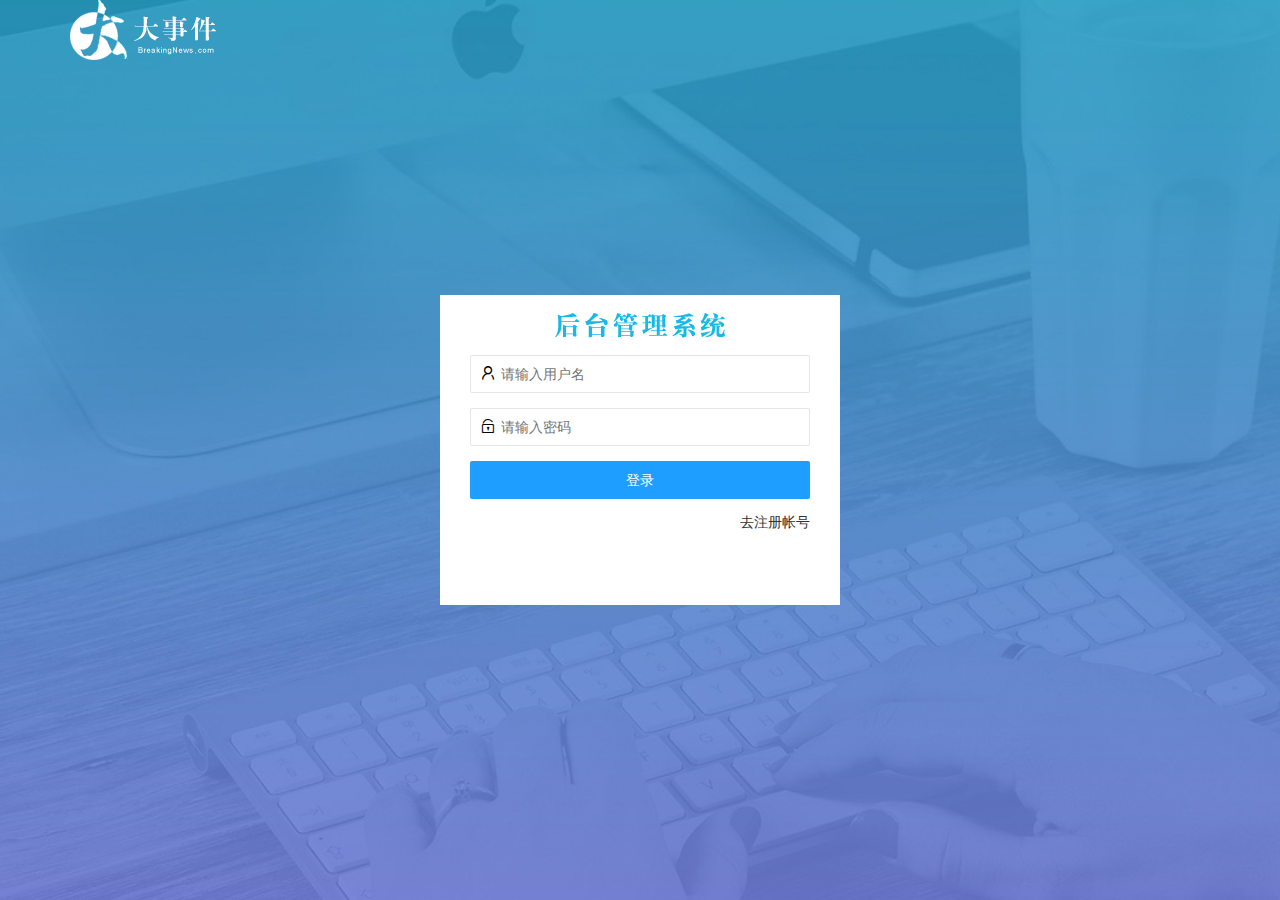
<file: login.html>
<!DOCTYPE html>
<html lang="en">
<head>
    <meta charset="UTF-8">
    <meta http-equiv="X-UA-Compatible" content="IE=edge">
    <meta name="viewport" content="width=device-width, initial-scale=1.0">
    <!-- 引入JQueryjs -->
    <script src="/assets/lib/jquery.js"></script>
    <!-- 引入优化的JS -->
    <script src="/assets/js/baseAPI.js"></script>
    <!-- 类ui的CSS -->
    <link rel="stylesheet" href="/assets/lib/layui/css/layui.css">
    <!-- 登录页面的CSS -->
    <link rel="stylesheet" href="/assets/css/login.css">
    <title>登录注册页</title>
</head>
<body>
    <div class="layui-main">
        <!-- logo区域 -->
        <img src="/assets/images/logo.png" alt="">
    </div>
    <!-- 注册登录区域 -->
    <div class="loginAndRegBox">
        <div class="login_title"></div>
        <!-- 登录盒子 -->
        <div class="login_box">
            <form class="layui-form" id="form_login">
                <div class="layui-form-item">
                    <i class="layui-icon layui-icon-username"></i>
                    <input type="text" name="username" required  lay-verify="required" placeholder="请输入用户名" autocomplete="off" class="layui-input">
                </div>
                <div class="layui-form-item">
                    <i class="layui-icon layui-icon-password"></i>
                    <input type="password" name="password" required  lay-verify="required|pwd" placeholder="请输入密码" autocomplete="off" class="layui-input">
                </div>
                <div class="layui-form-item">
                    <button class="layui-btn layui-btn-normal layui-btn-fluid" lay-submit lay-filter="formDemo">登录</button>
                </div>
                <div class="layui-form-item">
                    <a href="javascript:;"  id="link_reg">去注册帐号</a>
                </div>
            </form>
        </div>
        <!-- 注册盒子 -->
        <div class="reg_box">
            <form class="layui-form" id="form_reg">
                <div class="layui-form-item">
                    <i class="layui-icon layui-icon-username"></i>
                    <input type="text" name="username" required  lay-verify="required" placeholder="请输入用户名" autocomplete="off" class="layui-input">
                </div>
                <div class="layui-form-item">
                    <i class="layui-icon layui-icon-password"></i>
                    <input type="password" name="password" id="pwd" required  lay-verify="required|pwd" placeholder="请输入密码" autocomplete="off" class="layui-input">
                </div>
                <div class="layui-form-item">
                    <i class="layui-icon layui-icon-password"></i>
                    <input type="password" name="reg_pwd" required  lay-verify="required|reg_pwd" placeholder="请再次输入密码" autocomplete="off" class="layui-input">
                </div>
                <div class="layui-form-item">
                    <button class="layui-btn layui-btn-normal layui-btn-fluid" lay-submit lay-filter="formDemo">注册</button>
                </div>
                <div class="layui-form-item">
                    <a href="javascript:;" id="link_login">去登录</a>
                </div>
            </form>
        </div>
    </div>
</body>
<!-- 引入layiu的JS -->
<script src="/assets/lib/layui/layui.all.js"></script>
<!-- 引入自己的JS -->
<script src="/assets/js/login.js"></script>
</html>
</file>
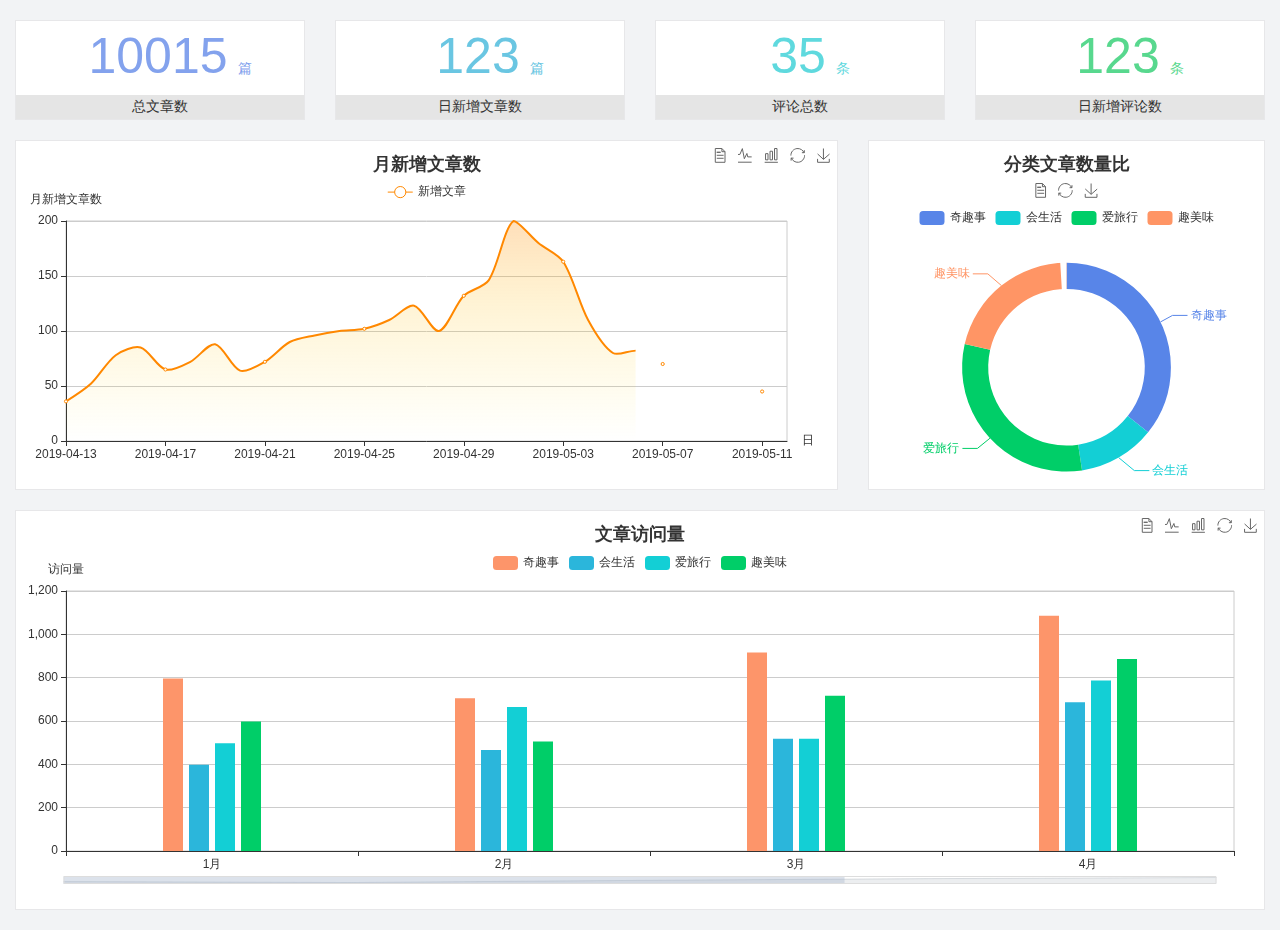
<file: home/dashboard.html>
<!DOCTYPE html>
<html lang="en">

<head>
  <meta charset="UTF-8">
  <meta name="viewport" content="width=device-width, initial-scale=1.0">
  <meta http-equiv="X-UA-Compatible" content="ie=edge">
  <title>图表统计</title>
  <link rel="stylesheet" href="../../assets/lib/bootstrap.css" />
  <link rel="stylesheet" href="../../assets/lib/main.css" />
  <script src="../../assets/lib/jquery.js"></script>
  <script type="text/javascript" src="../../assets/lib/echarts.min.js"></script>
</head>

<body>
  <div class="container-fluid">
    <div class="row spannel_list">
      <div class="col-sm-3 col-xs-6">
        <div class="spannel">
          <em>10015</em><span>篇</span>
          <b>总文章数</b>
        </div>
      </div>
      <div class="col-sm-3 col-xs-6">
        <div class="spannel scolor01">
          <em>123</em><span>篇</span>
          <b>日新增文章数</b>
        </div>
      </div>
      <div class="col-sm-3 col-xs-6">
        <div class="spannel scolor02">
          <em>35</em><span>条</span>
          <b>评论总数</b>
        </div>
      </div>
      <div class="col-sm-3 col-xs-6">
        <div class="spannel scolor03">
          <em>123</em><span>条</span>
          <b>日新增评论数</b>
        </div>
      </div>
    </div>
  </div>

  <div class="container-fluid">
    <div class="row curve-pie">
      <div class="col-lg-8 col-md-8">
        <div class="gragh_pannel" id="curve_show"></div>
      </div>
      <div class="col-lg-4 col-md-4">
        <div class="gragh_pannel" id="pie_show"></div>
      </div>
    </div>
  </div>

  <div class="container-fluid">
    <div class="column_pannel" id="column_show"></div>
  </div>

  <script>
    var oChart = echarts.init(document.getElementById('curve_show'));
    var aList_all = [
      { 'count': 36, 'date': '2019-04-13' },
      { 'count': 52, 'date': '2019-04-14' },
      { 'count': 78, 'date': '2019-04-15' },
      { 'count': 85, 'date': '2019-04-16' },
      { 'count': 65, 'date': '2019-04-17' },
      { 'count': 72, 'date': '2019-04-18' },
      { 'count': 88, 'date': '2019-04-19' },
      { 'count': 64, 'date': '2019-04-20' },
      { 'count': 72, 'date': '2019-04-21' },
      { 'count': 90, 'date': '2019-04-22' },
      { 'count': 96, 'date': '2019-04-23' },
      { 'count': 100, 'date': '2019-04-24' },
      { 'count': 102, 'date': '2019-04-25' },
      { 'count': 110, 'date': '2019-04-26' },
      { 'count': 123, 'date': '2019-04-27' },
      { 'count': 100, 'date': '2019-04-28' },
      { 'count': 132, 'date': '2019-04-29' },
      { 'count': 146, 'date': '2019-04-30' },
      { 'count': 200, 'date': '2019-05-01' },
      { 'count': 180, 'date': '2019-05-02' },
      { 'count': 163, 'date': '2019-05-03' },
      { 'count': 110, 'date': '2019-05-04' },
      { 'count': 80, 'date': '2019-05-05' },
      { 'count': 82, 'date': '2019-05-06' },
      { 'count': 70, 'date': '2019-05-07' },
      { 'count': 65, 'date': '2019-05-08' },
      { 'count': 54, 'date': '2019-05-09' },
      { 'count': 40, 'date': '2019-05-10' },
      { 'count': 45, 'date': '2019-05-11' },
      { 'count': 38, 'date': '2019-05-12' },
    ];

    let aCount = [];
    let aDate = [];

    for (var i = 0; i < aList_all.length; i++) {
      aCount.push(aList_all[i].count);
      aDate.push(aList_all[i].date);
    }

    var chartopt = {
      title: {
        text: '月新增文章数',
        left: 'center',
        top: '10'
      },
      tooltip: {
        trigger: 'axis'
      },
      legend: {
        data: ['新增文章'],
        top: '40'
      },
      toolbox: {
        show: true,
        feature: {
          mark: { show: true },
          dataView: { show: true, readOnly: false },
          magicType: { show: true, type: ['line', 'bar'] },
          restore: { show: true },
          saveAsImage: { show: true }
        }
      },
      calculable: true,
      xAxis: [
        {
          name: '日',
          type: 'category',
          boundaryGap: false,
          data: aDate
        }
      ],
      yAxis: [
        {
          name: '月新增文章数',
          type: 'value'
        }
      ],
      series: [
        {
          name: '新增文章',
          type: 'line',
          smooth: true,
          itemStyle: { normal: { areaStyle: { type: 'default' }, color: '#f80' }, lineStyle: { color: '#f80' } },
          data: aCount
        }],
      areaStyle: {
        normal: {
          color: new echarts.graphic.LinearGradient(0, 0, 0, 1, [{
            offset: 0,
            color: 'rgba(255,136,0,0.39)'
          }, {
            offset: .34,
            color: 'rgba(255,180,0,0.25)'
          }, {
            offset: 1,
            color: 'rgba(255,222,0,0.00)'
          }])

        }
      },
      grid: {
        show: true,
        x: 50,
        x2: 50,
        y: 80,
        height: 220
      }
    };

    oChart.setOption(chartopt);


    var oPie = echarts.init(document.getElementById('pie_show'));
    var oPieopt =
    {
      title: {
        top: 10,
        text: '分类文章数量比',
        x: 'center'
      },
      tooltip: {
        trigger: 'item',
        formatter: "{a} <br/>{b} : {c} ({d}%)"
      },
      color: ['#5885e8', '#13cfd5', '#00ce68', '#ff9565'],
      legend: {
        x: 'center',
        top: 65,
        data: ['奇趣事', '会生活', '爱旅行', '趣美味']
      },
      toolbox: {
        show: true,
        x: 'center',
        top: 35,
        feature: {
          mark: { show: true },
          dataView: { show: true, readOnly: false },
          magicType: {
            show: true,
            type: ['pie', 'funnel'],
            option: {
              funnel: {
                x: '25%',
                width: '50%',
                funnelAlign: 'left',
                max: 1548
              }
            }
          },
          restore: { show: true },
          saveAsImage: { show: true }
        }
      },
      calculable: true,
      series: [
        {
          name: '访问来源',
          type: 'pie',
          radius: ['45%', '60%'],
          center: ['50%', '65%'],
          data: [
            { value: 300, name: '奇趣事' },
            { value: 100, name: '会生活' },
            { value: 260, name: '爱旅行' },
            { value: 180, name: '趣美味' }
          ]
        }
      ]
    };
    oPie.setOption(oPieopt);



    var oColumn = this.echarts.init(document.getElementById('column_show'));
    var oColumnopt =
    {
      title: {
        text: '文章访问量',
        left: 'center',
        top: '10'
      },
      tooltip: {
        trigger: 'axis'
      },
      legend: {
        data: ['奇趣事', '会生活', '爱旅行', '趣美味'],
        top: '40'
      },
      toolbox: {
        show: true,
        feature: {
          mark: { show: true },
          dataView: { show: true, readOnly: false },
          magicType: { show: true, type: ['line', 'bar'] },
          restore: { show: true },
          saveAsImage: { show: true }
        }
      },
      calculable: true,
      xAxis: [
        {
          type: 'category',
          data: ['1月', '2月', '3月', '4月', '5月']
        }
      ],
      yAxis: [
        {
          name: '访问量',
          type: 'value'
        }
      ],
      series: [
        {
          name: '奇趣事',
          type: 'bar',
          barWidth: 20,
          itemStyle: {
            normal: { areaStyle: { type: 'default' }, color: '#fd956a' }
          },
          data: [800, 708, 920, 1090, 1200]
        },
        {
          name: '会生活',
          type: 'bar',
          barWidth: 20,
          itemStyle: {
            normal: { areaStyle: { type: 'default' }, color: '#2bb6db' }
          },
          data: [400, 468, 520, 690, 800]
        },
        {
          name: '爱旅行',
          type: 'bar',
          barWidth: 20,
          itemStyle: {
            normal: { areaStyle: { type: 'default' }, color: '#13cfd5' }
          },
          data: [500, 668, 520, 790, 900]
        },
        {
          name: '趣美味',
          type: 'bar',
          barWidth: 20,
          itemStyle: {
            normal: { areaStyle: { type: 'default' }, color: '#00ce68' }
          },
          data: [600, 508, 720, 890, 1000]
        }
      ],
      grid: {
        show: true,
        x: 50,
        x2: 30,
        y: 80,
        height: 260
      },
      dataZoom: [//给x轴设置滚动条
        {
          start: 0,//默认为0
          end: 100 - 1000 / 31,//默认为100
          type: 'slider',
          show: true,
          xAxisIndex: [0],
          handleSize: 0,//滑动条的 左右2个滑动条的大小
          height: 8,//组件高度
          left: 45, //左边的距离
          right: 50,//右边的距离
          bottom: 26,//右边的距离
          handleColor: '#ddd',//h滑动图标的颜色
          handleStyle: {
            borderColor: "#cacaca",
            borderWidth: "1",
            shadowBlur: 2,
            background: "#ddd",
            shadowColor: "#ddd",
          }
        }]
    };
    oColumn.setOption(oColumnopt);
  </script>
</body>

</html>
</file>
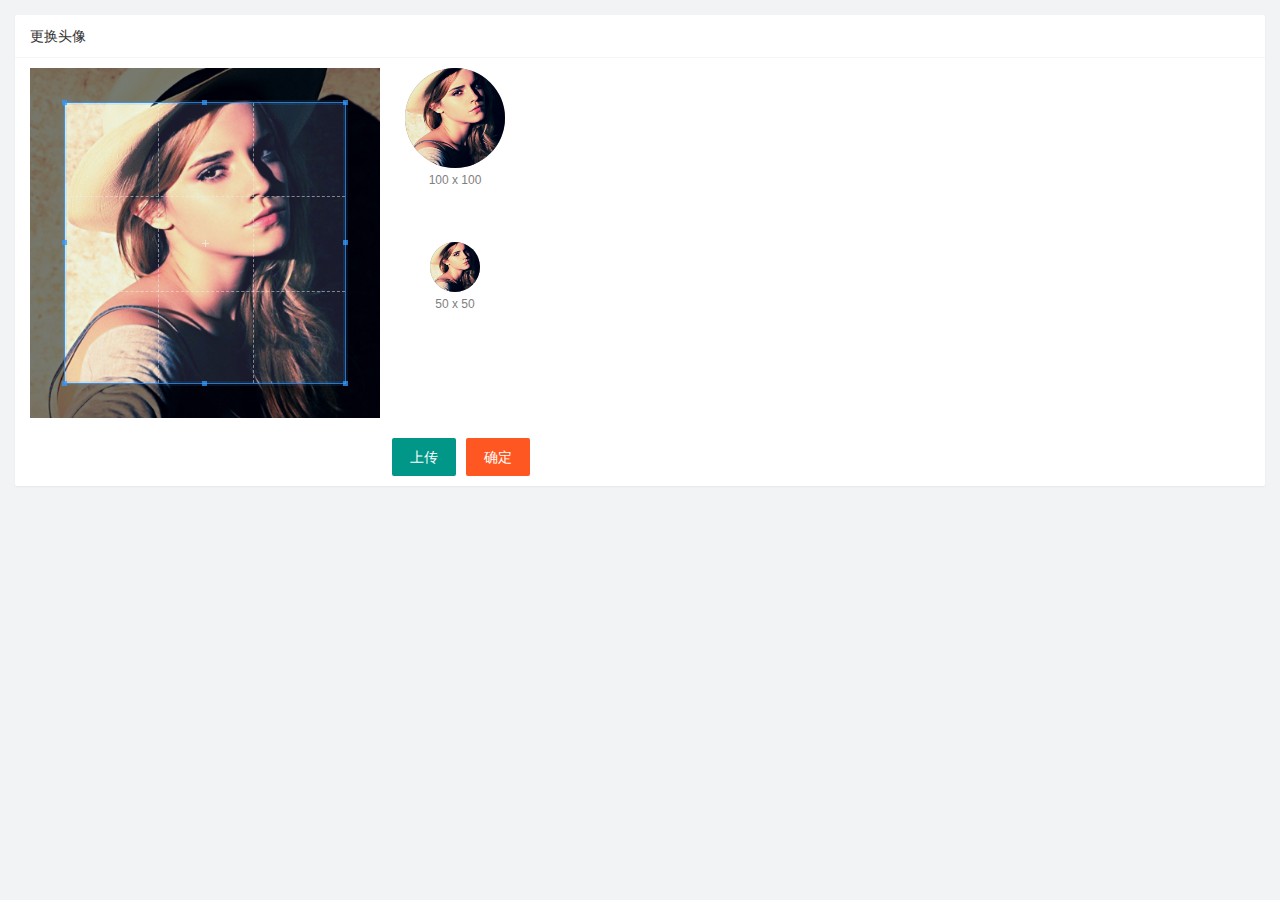
<file: user/user_avatar.html>
<!DOCTYPE html>
<html lang="en">

<head>
    <meta charset="UTF-8">
    <meta http-equiv="X-UA-Compatible" content="IE=edge">
    <meta name="viewport" content="width=device-width, initial-scale=1.0">
    <title>Document</title>
    <!-- 引入文件 -->
    <link rel="stylesheet" href="/assets/lib/layui/css/layui.css">
    <link rel="stylesheet" href="/assets/lib/cropper/cropper.css">
    <link rel="stylesheet" href="/assets/css/user/user_avatar.css">
</head>

<body>
    <div class="layui-card">
        <div class="layui-card-header">更换头像</div>
        <div class="layui-card-body">
            <!-- 第一行的图片裁剪和预览区域 -->
            <div class="row1">
                <!-- 图片裁剪区域 -->
                <div class="cropper-box">
                    <!-- 这个 img 标签很重要，将来会把它初始化为裁剪区域 -->
                    <img id="image" src="/assets/images/sample.jpg" />
                </div>
                <!-- 图片的预览区域 -->
                <div class="preview-box">
                    <div>
                        <!-- 宽高为 100px 的预览区域 -->
                        <div class="img-preview w100"></div>
                        <p class="size">100 x 100</p>
                    </div>
                    <div>
                        <!-- 宽高为 50px 的预览区域 -->
                        <div class="img-preview w50"></div>
                        <p class="size">50 x 50</p>
                    </div>
                </div>
            </div>
            <!-- 第二行的按钮区域 -->
            <div class="row2">
                <input type="file" accept="image/jpeg,image/png" name="file" id="file">
                <button type="button" id="btn_upload" class="layui-btn">上传</button>
                <button type="button" id="btnUpload"  class="layui-btn layui-btn-danger">确定</button>
            </div>
        </div>
    </div>
</body>

</html>
<!-- 引入JS -->
<script src="/assets/lib/jquery.js"></script>
<script src="/assets/lib/layui/layui.all.js"></script>
<script src="/assets/js/baseAPI.js"></script>
<!-- cropperJS引入，先引入jq和cropper.js 后引入jquery-cropper.js -->
<script src="/assets/lib/cropper/Cropper.js"></script>
<script src="/assets/lib/cropper/jquery-cropper.js"></script>
<script src="/assets/js/user/user_avatar.js"></script>
</file>
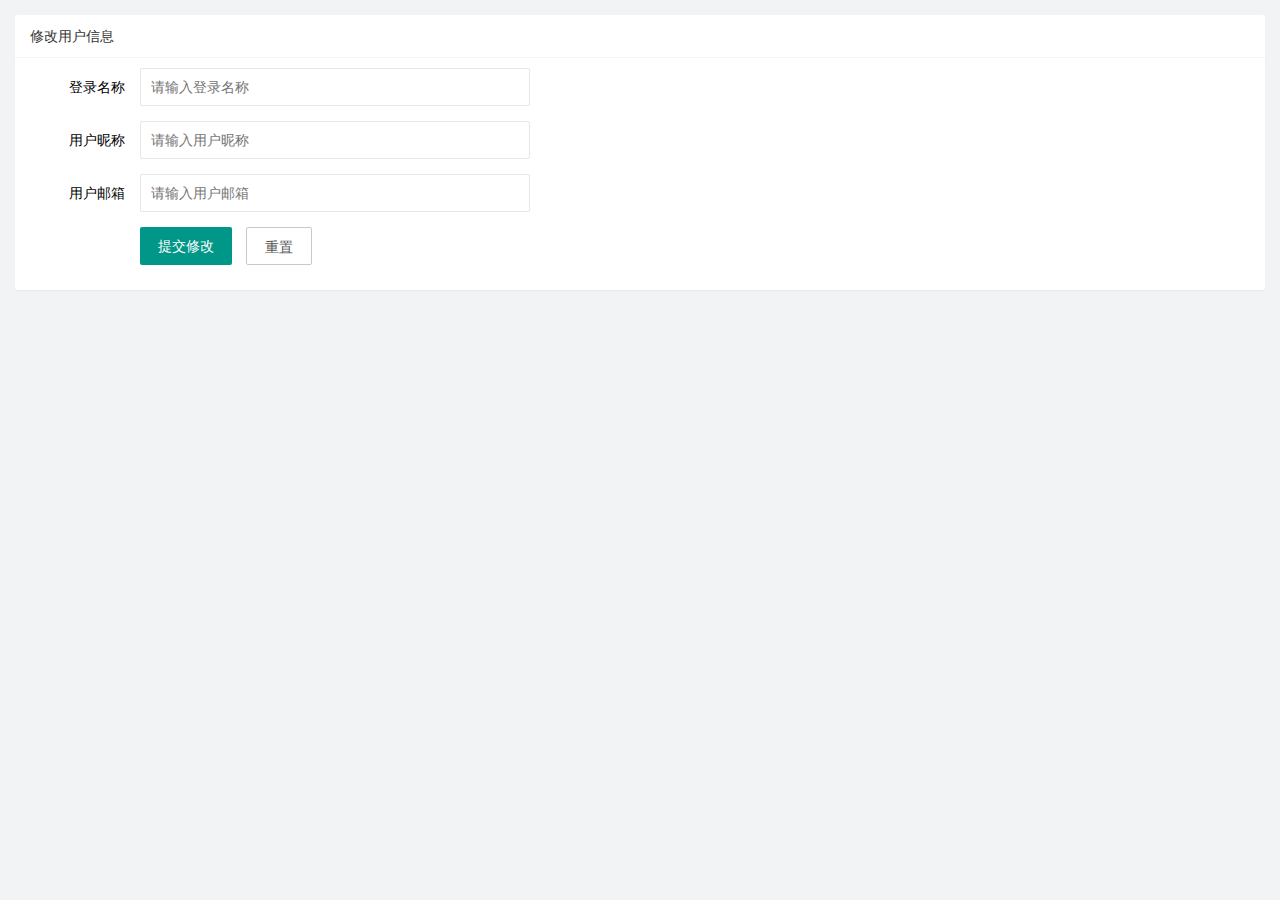
<file: user/user_info.html>
<!DOCTYPE html>
<html lang="en">

<head>
    <meta charset="UTF-8">
    <meta http-equiv="X-UA-Compatible" content="IE=edge">
    <meta name="viewport" content="width=device-width, initial-scale=1.0">
    <title>Document</title>
    <link rel="stylesheet" href="/assets/lib/layui/css/layui.css">
    <link rel="stylesheet" href="/assets/css/user/user_info.css">
</head>

<body>
    <div class="layui-card">
        <div class="layui-card-header">修改用户信息</div>
        <div class="layui-card-body">
            <form class="layui-form" lay-filter="form_userInfo">
                <div class="layui-form-item">
                    <label class="layui-form-label">登录名称</label>
                    <div class="layui-input-block">
                        <input type="text" name="username" required readonly lay-verify="required" placeholder="请输入登录名称" autocomplete="off" class="layui-input">
                    </div>
                </div>
                <div class="layui-form-item">
                    <input type="hidden" name="id">
                    <label class="layui-form-label">用户昵称</label>
                    <div class="layui-input-block">
                        <input type="text" name="nickname" required lay-verify="required|nickname" placeholder="请输入用户昵称" autocomplete="off" class="layui-input">
                    </div>
                </div>
                <div class="layui-form-item">
                    <label class="layui-form-label">用户邮箱</label>
                    <div class="layui-input-block">
                        <input type="text" name="email" required lay-verify="required|email" placeholder="请输入用户邮箱" autocomplete="off" class="layui-input">
                    </div>
                </div>
                <div class="layui-form-item">
                    <div class="layui-input-block">
                        <button class="layui-btn" lay-submit lay-filter="formDemo">提交修改</button>
                        <button type="reset" id="btn_reset" class="layui-btn layui-btn-primary">重置</button>
                    </div>
                </div>
            </form>
        </div>
    </div>
</body>

</html>
<script src="/assets/lib/jquery.js"></script>
<script src="/assets/lib/layui/layui.all.js"></script>
<script src="/assets/js/baseAPI.js"></script>
<script src="/assets/js/user/user_info.js"></script>
</file>
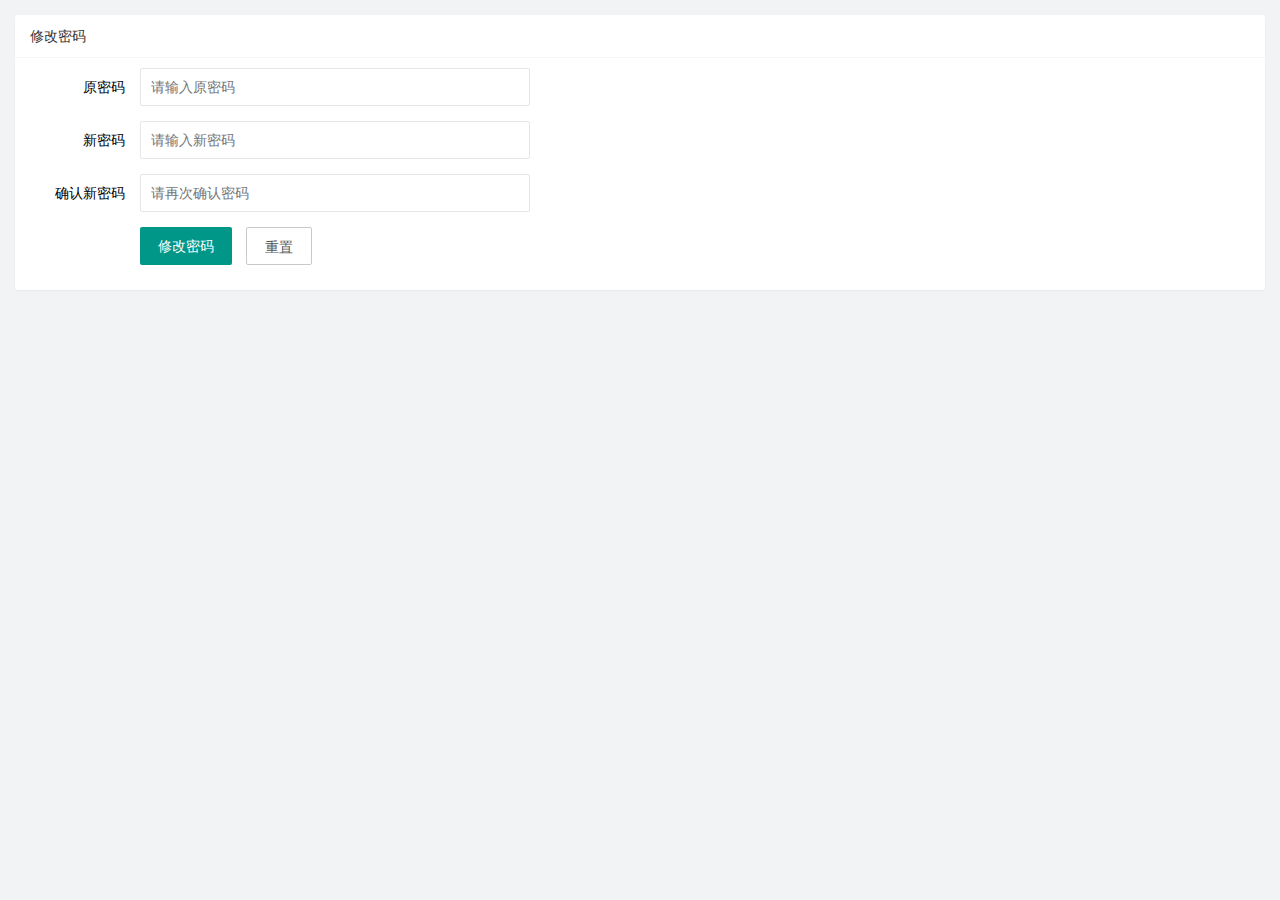
<file: user/user_pwd.html>
<!DOCTYPE html>
<html lang="en">
<head>
    <meta charset="UTF-8">
    <meta http-equiv="X-UA-Compatible" content="IE=edge">
    <meta name="viewport" content="width=device-width, initial-scale=1.0">
    <title>Document</title>
    <!-- 引入CSS文件 -->
    <link rel="stylesheet" href="/assets/lib/layui/css/layui.css">
    <link rel="stylesheet" href="/assets/css/user/user_pwd.css">
</head>
<body>
    <div class="layui-card">
        <div class="layui-card-header">修改密码</div>
        <div class="layui-card-body">
            <form class="layui-form">
                <div class="layui-form-item">
                  <label class="layui-form-label">原密码</label>
                  <div class="layui-input-block">
                    <input type="password" name="oldPwd" required  lay-verify="required|pwd" placeholder="请输入原密码" autocomplete="off" class="layui-input">
                  </div>
                </div>
                <div class="layui-form-item">
                    <label class="layui-form-label">新密码</label>
                    <div class="layui-input-block">
                      <input type="password" name="newPwd" required   lay-verify="required|pwd|samepwd" placeholder="请输入新密码" autocomplete="off" class="layui-input">
                    </div>
                  </div>
                  <div class="layui-form-item">
                    <label class="layui-form-label">确认新密码</label>
                    <div class="layui-input-block">
                      <input type="password" name="repwd" required  lay-verify="required|pwd" placeholder="请再次确认密码" autocomplete="off" class="layui-input">
                    </div>
                  </div>
                  <div class="layui-form-item">
                    <div class="layui-input-block">
                      <button class="layui-btn" lay-submit lay-filter="formDemo">修改密码</button>
                      <button type="reset" id="btnReset"  class="layui-btn layui-btn-primary">重置</button>
                    </div>
                  </div>
            </form>
        </div>
      </div>
</body>
<!-- 引入JS文件 -->
<script src="/assets/lib/jquery.js"></script>
<script src="/assets/lib/layui/layui.all.js"></script>
<script src="/assets/js/baseAPI.js"></script>
<script src="/assets/js/user/user_pwd.js"></script>
</html>
</file>
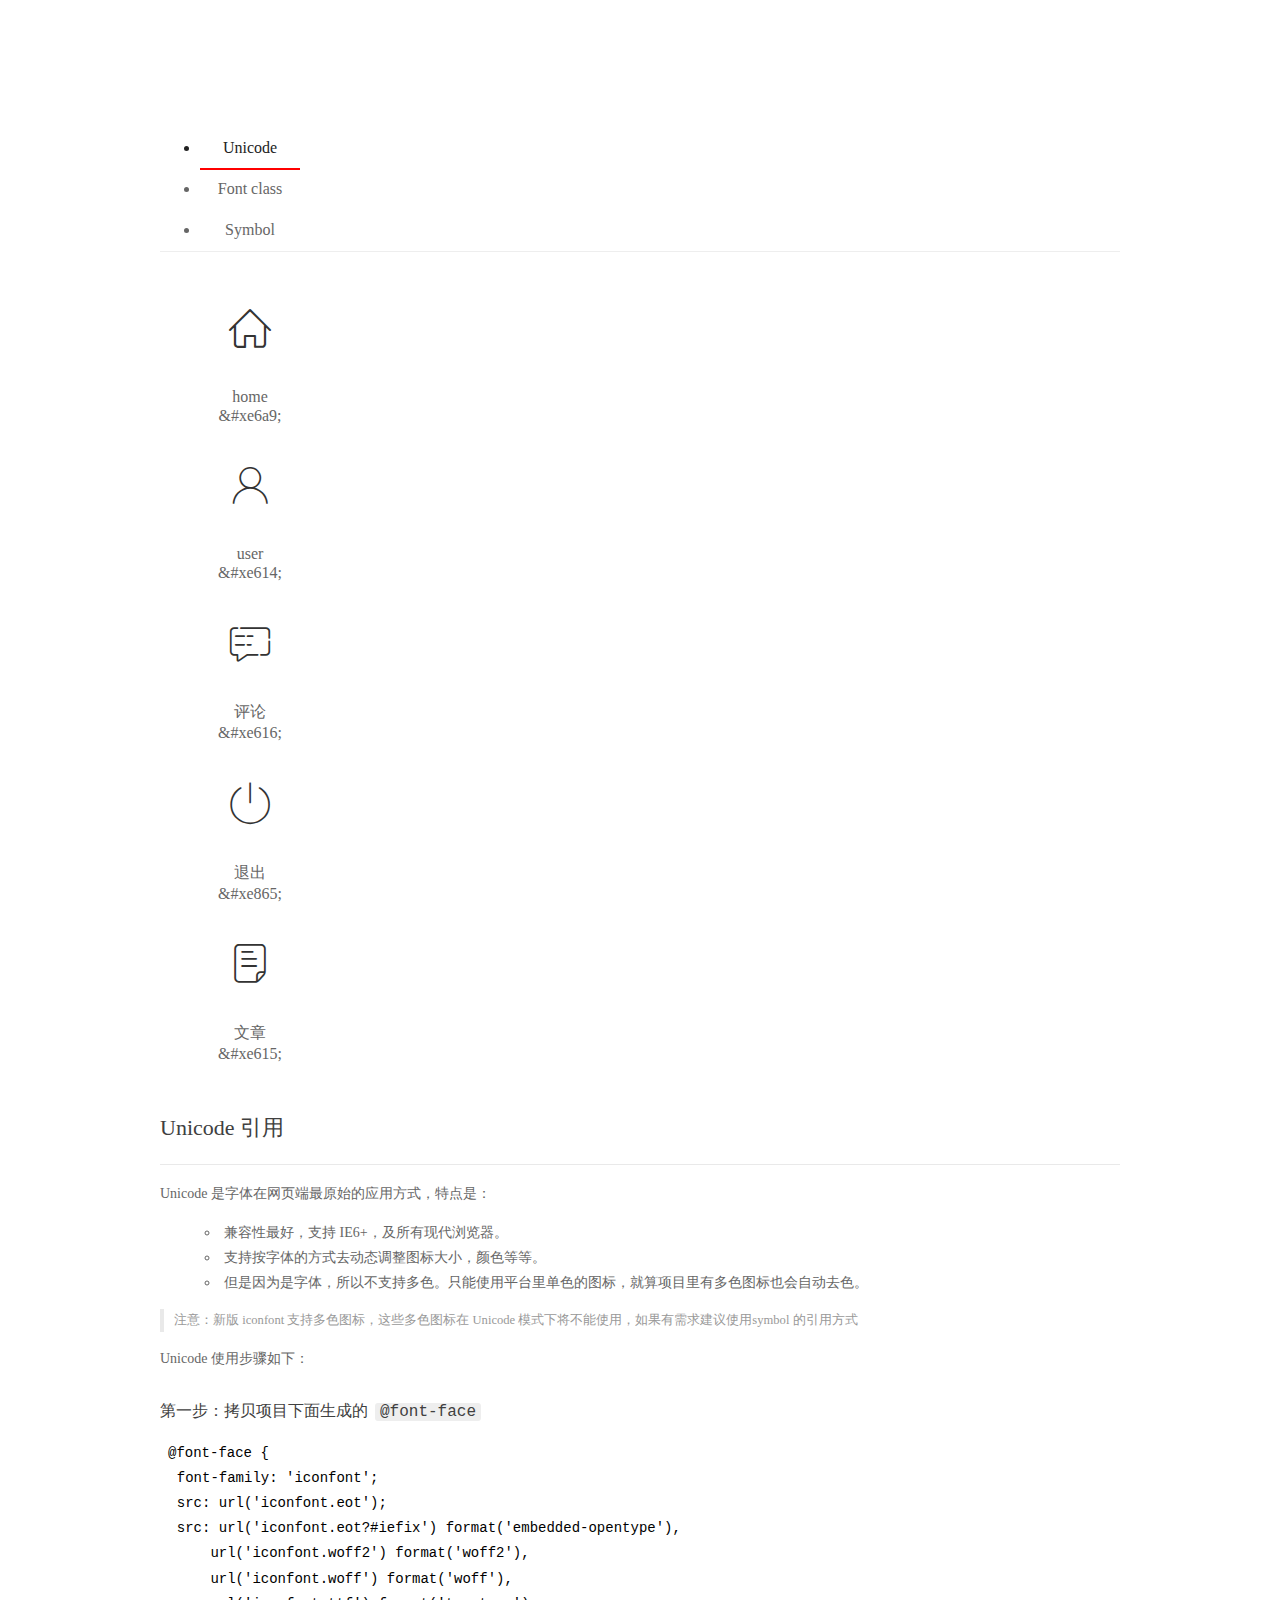
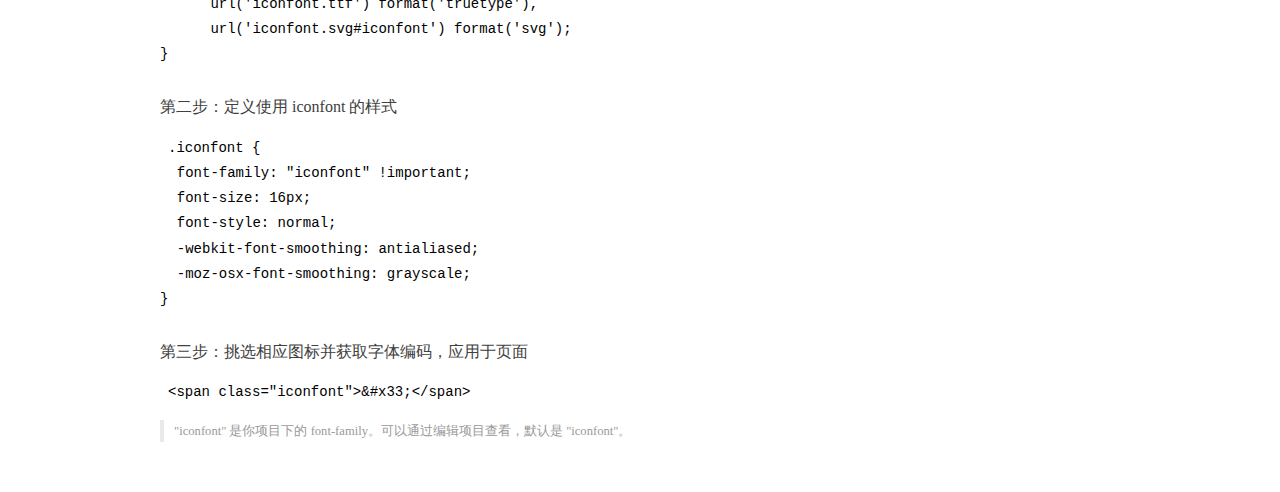
<file: assets/fonts/demo_index.html>
<!DOCTYPE html>
<html>
<head>
  <meta charset="utf-8"/>
  <title>IconFont Demo</title>
  <link rel="shortcut icon" href="https://gtms04.alicdn.com/tps/i4/TB1_oz6GVXXXXaFXpXXJDFnIXXX-64-64.ico" type="image/x-icon"/>
  <link rel="stylesheet" href="https://g.alicdn.com/thx/cube/1.3.2/cube.min.css">
  <link rel="stylesheet" href="demo.css">
  <link rel="stylesheet" href="iconfont.css">
  <script src="iconfont.js"></script>
  <!-- jQuery -->
  <script src="https://a1.alicdn.com/oss/uploads/2018/12/26/7bfddb60-08e8-11e9-9b04-53e73bb6408b.js"></script>
  <!-- 代码高亮 -->
  <script src="https://a1.alicdn.com/oss/uploads/2018/12/26/a3f714d0-08e6-11e9-8a15-ebf944d7534c.js"></script>
</head>
<body>
  <div class="main">
    <h1 class="logo"><a href="https://www.iconfont.cn/" title="iconfont 首页" target="_blank">&#xe86b;</a></h1>
    <div class="nav-tabs">
      <ul id="tabs" class="dib-box">
        <li class="dib active"><span>Unicode</span></li>
        <li class="dib"><span>Font class</span></li>
        <li class="dib"><span>Symbol</span></li>
      </ul>
      
    </div>
    <div class="tab-container">
      <div class="content unicode" style="display: block;">
          <ul class="icon_lists dib-box">
          
            <li class="dib">
              <span class="icon iconfont">&#xe6a9;</span>
                <div class="name">home</div>
                <div class="code-name">&amp;#xe6a9;</div>
              </li>
          
            <li class="dib">
              <span class="icon iconfont">&#xe614;</span>
                <div class="name">user</div>
                <div class="code-name">&amp;#xe614;</div>
              </li>
          
            <li class="dib">
              <span class="icon iconfont">&#xe616;</span>
                <div class="name">评论</div>
                <div class="code-name">&amp;#xe616;</div>
              </li>
          
            <li class="dib">
              <span class="icon iconfont">&#xe865;</span>
                <div class="name">退出</div>
                <div class="code-name">&amp;#xe865;</div>
              </li>
          
            <li class="dib">
              <span class="icon iconfont">&#xe615;</span>
                <div class="name">文章</div>
                <div class="code-name">&amp;#xe615;</div>
              </li>
          
          </ul>
          <div class="article markdown">
          <h2 id="unicode-">Unicode 引用</h2>
          <hr>

          <p>Unicode 是字体在网页端最原始的应用方式，特点是：</p>
          <ul>
            <li>兼容性最好，支持 IE6+，及所有现代浏览器。</li>
            <li>支持按字体的方式去动态调整图标大小，颜色等等。</li>
            <li>但是因为是字体，所以不支持多色。只能使用平台里单色的图标，就算项目里有多色图标也会自动去色。</li>
          </ul>
          <blockquote>
            <p>注意：新版 iconfont 支持多色图标，这些多色图标在 Unicode 模式下将不能使用，如果有需求建议使用symbol 的引用方式</p>
          </blockquote>
          <p>Unicode 使用步骤如下：</p>
          <h3 id="-font-face">第一步：拷贝项目下面生成的 <code>@font-face</code></h3>
<pre><code class="language-css"
>@font-face {
  font-family: 'iconfont';
  src: url('iconfont.eot');
  src: url('iconfont.eot?#iefix') format('embedded-opentype'),
      url('iconfont.woff2') format('woff2'),
      url('iconfont.woff') format('woff'),
      url('iconfont.ttf') format('truetype'),
      url('iconfont.svg#iconfont') format('svg');
}
</code></pre>
          <h3 id="-iconfont-">第二步：定义使用 iconfont 的样式</h3>
<pre><code class="language-css"
>.iconfont {
  font-family: "iconfont" !important;
  font-size: 16px;
  font-style: normal;
  -webkit-font-smoothing: antialiased;
  -moz-osx-font-smoothing: grayscale;
}
</code></pre>
          <h3 id="-">第三步：挑选相应图标并获取字体编码，应用于页面</h3>
<pre>
<code class="language-html"
>&lt;span class="iconfont"&gt;&amp;#x33;&lt;/span&gt;
</code></pre>
          <blockquote>
            <p>"iconfont" 是你项目下的 font-family。可以通过编辑项目查看，默认是 "iconfont"。</p>
          </blockquote>
          </div>
      </div>
      <div class="content font-class">
        <ul class="icon_lists dib-box">
          
          <li class="dib">
            <span class="icon iconfont icon-home"></span>
            <div class="name">
              home
            </div>
            <div class="code-name">.icon-home
            </div>
          </li>
          
          <li class="dib">
            <span class="icon iconfont icon-user"></span>
            <div class="name">
              user
            </div>
            <div class="code-name">.icon-user
            </div>
          </li>
          
          <li class="dib">
            <span class="icon iconfont icon-pinglun"></span>
            <div class="name">
              评论
            </div>
            <div class="code-name">.icon-pinglun
            </div>
          </li>
          
          <li class="dib">
            <span class="icon iconfont icon-tuichu"></span>
            <div class="name">
              退出
            </div>
            <div class="code-name">.icon-tuichu
            </div>
          </li>
          
          <li class="dib">
            <span class="icon iconfont icon-16"></span>
            <div class="name">
              文章
            </div>
            <div class="code-name">.icon-16
            </div>
          </li>
          
        </ul>
        <div class="article markdown">
        <h2 id="font-class-">font-class 引用</h2>
        <hr>

        <p>font-class 是 Unicode 使用方式的一种变种，主要是解决 Unicode 书写不直观，语意不明确的问题。</p>
        <p>与 Unicode 使用方式相比，具有如下特点：</p>
        <ul>
          <li>兼容性良好，支持 IE8+，及所有现代浏览器。</li>
          <li>相比于 Unicode 语意明确，书写更直观。可以很容易分辨这个 icon 是什么。</li>
          <li>因为使用 class 来定义图标，所以当要替换图标时，只需要修改 class 里面的 Unicode 引用。</li>
          <li>不过因为本质上还是使用的字体，所以多色图标还是不支持的。</li>
        </ul>
        <p>使用步骤如下：</p>
        <h3 id="-fontclass-">第一步：引入项目下面生成的 fontclass 代码：</h3>
<pre><code class="language-html">&lt;link rel="stylesheet" href="./iconfont.css"&gt;
</code></pre>
        <h3 id="-">第二步：挑选相应图标并获取类名，应用于页面：</h3>
<pre><code class="language-html">&lt;span class="iconfont icon-xxx"&gt;&lt;/span&gt;
</code></pre>
        <blockquote>
          <p>"
            iconfont" 是你项目下的 font-family。可以通过编辑项目查看，默认是 "iconfont"。</p>
        </blockquote>
      </div>
      </div>
      <div class="content symbol">
          <ul class="icon_lists dib-box">
          
            <li class="dib">
                <svg class="icon svg-icon" aria-hidden="true">
                  <use xlink:href="#icon-home"></use>
                </svg>
                <div class="name">home</div>
                <div class="code-name">#icon-home</div>
            </li>
          
            <li class="dib">
                <svg class="icon svg-icon" aria-hidden="true">
                  <use xlink:href="#icon-user"></use>
                </svg>
                <div class="name">user</div>
                <div class="code-name">#icon-user</div>
            </li>
          
            <li class="dib">
                <svg class="icon svg-icon" aria-hidden="true">
                  <use xlink:href="#icon-pinglun"></use>
                </svg>
                <div class="name">评论</div>
                <div class="code-name">#icon-pinglun</div>
            </li>
          
            <li class="dib">
                <svg class="icon svg-icon" aria-hidden="true">
                  <use xlink:href="#icon-tuichu"></use>
                </svg>
                <div class="name">退出</div>
                <div class="code-name">#icon-tuichu</div>
            </li>
          
            <li class="dib">
                <svg class="icon svg-icon" aria-hidden="true">
                  <use xlink:href="#icon-16"></use>
                </svg>
                <div class="name">文章</div>
                <div class="code-name">#icon-16</div>
            </li>
          
          </ul>
          <div class="article markdown">
          <h2 id="symbol-">Symbol 引用</h2>
          <hr>

          <p>这是一种全新的使用方式，应该说这才是未来的主流，也是平台目前推荐的用法。相关介绍可以参考这篇<a href="">文章</a>
            这种用法其实是做了一个 SVG 的集合，与另外两种相比具有如下特点：</p>
          <ul>
            <li>支持多色图标了，不再受单色限制。</li>
            <li>通过一些技巧，支持像字体那样，通过 <code>font-size</code>, <code>color</code> 来调整样式。</li>
            <li>兼容性较差，支持 IE9+，及现代浏览器。</li>
            <li>浏览器渲染 SVG 的性能一般，还不如 png。</li>
          </ul>
          <p>使用步骤如下：</p>
          <h3 id="-symbol-">第一步：引入项目下面生成的 symbol 代码：</h3>
<pre><code class="language-html">&lt;script src="./iconfont.js"&gt;&lt;/script&gt;
</code></pre>
          <h3 id="-css-">第二步：加入通用 CSS 代码（引入一次就行）：</h3>
<pre><code class="language-html">&lt;style&gt;
.icon {
  width: 1em;
  height: 1em;
  vertical-align: -0.15em;
  fill: currentColor;
  overflow: hidden;
}
&lt;/style&gt;
</code></pre>
          <h3 id="-">第三步：挑选相应图标并获取类名，应用于页面：</h3>
<pre><code class="language-html">&lt;svg class="icon" aria-hidden="true"&gt;
  &lt;use xlink:href="#icon-xxx"&gt;&lt;/use&gt;
&lt;/svg&gt;
</code></pre>
          </div>
      </div>

    </div>
  </div>
  <script>
  $(document).ready(function () {
      $('.tab-container .content:first').show()

      $('#tabs li').click(function (e) {
        var tabContent = $('.tab-container .content')
        var index = $(this).index()

        if ($(this).hasClass('active')) {
          return
        } else {
          $('#tabs li').removeClass('active')
          $(this).addClass('active')

          tabContent.hide().eq(index).fadeIn()
        }
      })
    })
  </script>
</body>
</html>
</file>
<file: assets/lib/layui/css/layui.css>
/** layui-v2.5.5 MIT License By https://www.layui.com */
 .layui-inline,img{display:inline-block;vertical-align:middle}h1,h2,h3,h4,h5,h6{font-weight:400}.layui-edge,.layui-header,.layui-inline,.layui-main{position:relative}.layui-body,.layui-edge,.layui-elip{overflow:hidden}.layui-btn,.layui-edge,.layui-inline,img{vertical-align:middle}.layui-btn,.layui-disabled,.layui-icon,.layui-unselect{-moz-user-select:none;-webkit-user-select:none;-ms-user-select:none}.layui-elip,.layui-form-checkbox span,.layui-form-pane .layui-form-label{text-overflow:ellipsis;white-space:nowrap}.layui-breadcrumb,.layui-tree-btnGroup{visibility:hidden}blockquote,body,button,dd,div,dl,dt,form,h1,h2,h3,h4,h5,h6,input,li,ol,p,pre,td,textarea,th,ul{margin:0;padding:0;-webkit-tap-highlight-color:rgba(0,0,0,0)}a:active,a:hover{outline:0}img{border:none}li{list-style:none}table{border-collapse:collapse;border-spacing:0}h4,h5,h6{font-size:100%}button,input,optgroup,option,select,textarea{font-family:inherit;font-size:inherit;font-style:inherit;font-weight:inherit;outline:0}pre{white-space:pre-wrap;white-space:-moz-pre-wrap;white-space:-pre-wrap;white-space:-o-pre-wrap;word-wrap:break-word}body{line-height:24px;font:14px Helvetica Neue,Helvetica,PingFang SC,Tahoma,Arial,sans-serif}hr{height:1px;margin:10px 0;border:0;clear:both}a{color:#333;text-decoration:none}a:hover{color:#777}a cite{font-style:normal;*cursor:pointer}.layui-border-box,.layui-border-box *{box-sizing:border-box}.layui-box,.layui-box *{box-sizing:content-box}.layui-clear{clear:both;*zoom:1}.layui-clear:after{content:'\20';clear:both;*zoom:1;display:block;height:0}.layui-inline{*display:inline;*zoom:1}.layui-edge{display:inline-block;width:0;height:0;border-width:6px;border-style:dashed;border-color:transparent}.layui-edge-top{top:-4px;border-bottom-color:#999;border-bottom-style:solid}.layui-edge-right{border-left-color:#999;border-left-style:solid}.layui-edge-bottom{top:2px;border-top-color:#999;border-top-style:solid}.layui-edge-left{border-right-color:#999;border-right-style:solid}.layui-disabled,.layui-disabled:hover{color:#d2d2d2!important;cursor:not-allowed!important}.layui-circle{border-radius:100%}.layui-show{display:block!important}.layui-hide{display:none!important}@font-face{font-family:layui-icon;src:url(../font/iconfont.eot?v=250);src:url(../font/iconfont.eot?v=250#iefix) format('embedded-opentype'),url(../font/iconfont.woff2?v=250) format('woff2'),url(../font/iconfont.woff?v=250) format('woff'),url(../font/iconfont.ttf?v=250) format('truetype'),url(../font/iconfont.svg?v=250#layui-icon) format('svg')}.layui-icon{font-family:layui-icon!important;font-size:16px;font-style:normal;-webkit-font-smoothing:antialiased;-moz-osx-font-smoothing:grayscale}.layui-icon-reply-fill:before{content:"\e611"}.layui-icon-set-fill:before{content:"\e614"}.layui-icon-menu-fill:before{content:"\e60f"}.layui-icon-search:before{content:"\e615"}.layui-icon-share:before{content:"\e641"}.layui-icon-set-sm:before{content:"\e620"}.layui-icon-engine:before{content:"\e628"}.layui-icon-close:before{content:"\1006"}.layui-icon-close-fill:before{content:"\1007"}.layui-icon-chart-screen:before{content:"\e629"}.layui-icon-star:before{content:"\e600"}.layui-icon-circle-dot:before{content:"\e617"}.layui-icon-chat:before{content:"\e606"}.layui-icon-release:before{content:"\e609"}.layui-icon-list:before{content:"\e60a"}.layui-icon-chart:before{content:"\e62c"}.layui-icon-ok-circle:before{content:"\1005"}.layui-icon-layim-theme:before{content:"\e61b"}.layui-icon-table:before{content:"\e62d"}.layui-icon-right:before{content:"\e602"}.layui-icon-left:before{content:"\e603"}.layui-icon-cart-simple:before{content:"\e698"}.layui-icon-face-cry:before{content:"\e69c"}.layui-icon-face-smile:before{content:"\e6af"}.layui-icon-survey:before{content:"\e6b2"}.layui-icon-tree:before{content:"\e62e"}.layui-icon-upload-circle:before{content:"\e62f"}.layui-icon-add-circle:before{content:"\e61f"}.layui-icon-download-circle:before{content:"\e601"}.layui-icon-templeate-1:before{content:"\e630"}.layui-icon-util:before{content:"\e631"}.layui-icon-face-surprised:before{content:"\e664"}.layui-icon-edit:before{content:"\e642"}.layui-icon-speaker:before{content:"\e645"}.layui-icon-down:before{content:"\e61a"}.layui-icon-file:before{content:"\e621"}.layui-icon-layouts:before{content:"\e632"}.layui-icon-rate-half:before{content:"\e6c9"}.layui-icon-add-circle-fine:before{content:"\e608"}.layui-icon-prev-circle:before{content:"\e633"}.layui-icon-read:before{content:"\e705"}.layui-icon-404:before{content:"\e61c"}.layui-icon-carousel:before{content:"\e634"}.layui-icon-help:before{content:"\e607"}.layui-icon-code-circle:before{content:"\e635"}.layui-icon-water:before{content:"\e636"}.layui-icon-username:before{content:"\e66f"}.layui-icon-find-fill:before{content:"\e670"}.layui-icon-about:before{content:"\e60b"}.layui-icon-location:before{content:"\e715"}.layui-icon-up:before{content:"\e619"}.layui-icon-pause:before{content:"\e651"}.layui-icon-date:before{content:"\e637"}.layui-icon-layim-uploadfile:before{content:"\e61d"}.layui-icon-delete:before{content:"\e640"}.layui-icon-play:before{content:"\e652"}.layui-icon-top:before{content:"\e604"}.layui-icon-friends:before{content:"\e612"}.layui-icon-refresh-3:before{content:"\e9aa"}.layui-icon-ok:before{content:"\e605"}.layui-icon-layer:before{content:"\e638"}.layui-icon-face-smile-fine:before{content:"\e60c"}.layui-icon-dollar:before{content:"\e659"}.layui-icon-group:before{content:"\e613"}.layui-icon-layim-download:before{content:"\e61e"}.layui-icon-picture-fine:before{content:"\e60d"}.layui-icon-link:before{content:"\e64c"}.layui-icon-diamond:before{content:"\e735"}.layui-icon-log:before{content:"\e60e"}.layui-icon-rate-solid:before{content:"\e67a"}.layui-icon-fonts-del:before{content:"\e64f"}.layui-icon-unlink:before{content:"\e64d"}.layui-icon-fonts-clear:before{content:"\e639"}.layui-icon-triangle-r:before{content:"\e623"}.layui-icon-circle:before{content:"\e63f"}.layui-icon-radio:before{content:"\e643"}.layui-icon-align-center:before{content:"\e647"}.layui-icon-align-right:before{content:"\e648"}.layui-icon-align-left:before{content:"\e649"}.layui-icon-loading-1:before{content:"\e63e"}.layui-icon-return:before{content:"\e65c"}.layui-icon-fonts-strong:before{content:"\e62b"}.layui-icon-upload:before{content:"\e67c"}.layui-icon-dialogue:before{content:"\e63a"}.layui-icon-video:before{content:"\e6ed"}.layui-icon-headset:before{content:"\e6fc"}.layui-icon-cellphone-fine:before{content:"\e63b"}.layui-icon-add-1:before{content:"\e654"}.layui-icon-face-smile-b:before{content:"\e650"}.layui-icon-fonts-html:before{content:"\e64b"}.layui-icon-form:before{content:"\e63c"}.layui-icon-cart:before{content:"\e657"}.layui-icon-camera-fill:before{content:"\e65d"}.layui-icon-tabs:before{content:"\e62a"}.layui-icon-fonts-code:before{content:"\e64e"}.layui-icon-fire:before{content:"\e756"}.layui-icon-set:before{content:"\e716"}.layui-icon-fonts-u:before{content:"\e646"}.layui-icon-triangle-d:before{content:"\e625"}.layui-icon-tips:before{content:"\e702"}.layui-icon-picture:before{content:"\e64a"}.layui-icon-more-vertical:before{content:"\e671"}.layui-icon-flag:before{content:"\e66c"}.layui-icon-loading:before{content:"\e63d"}.layui-icon-fonts-i:before{content:"\e644"}.layui-icon-refresh-1:before{content:"\e666"}.layui-icon-rmb:before{content:"\e65e"}.layui-icon-home:before{content:"\e68e"}.layui-icon-user:before{content:"\e770"}.layui-icon-notice:before{content:"\e667"}.layui-icon-login-weibo:before{content:"\e675"}.layui-icon-voice:before{content:"\e688"}.layui-icon-upload-drag:before{content:"\e681"}.layui-icon-login-qq:before{content:"\e676"}.layui-icon-snowflake:before{content:"\e6b1"}.layui-icon-file-b:before{content:"\e655"}.layui-icon-template:before{content:"\e663"}.layui-icon-auz:before{content:"\e672"}.layui-icon-console:before{content:"\e665"}.layui-icon-app:before{content:"\e653"}.layui-icon-prev:before{content:"\e65a"}.layui-icon-website:before{content:"\e7ae"}.layui-icon-next:before{content:"\e65b"}.layui-icon-component:before{content:"\e857"}.layui-icon-more:before{content:"\e65f"}.layui-icon-login-wechat:before{content:"\e677"}.layui-icon-shrink-right:before{content:"\e668"}.layui-icon-spread-left:before{content:"\e66b"}.layui-icon-camera:before{content:"\e660"}.layui-icon-note:before{content:"\e66e"}.layui-icon-refresh:before{content:"\e669"}.layui-icon-female:before{content:"\e661"}.layui-icon-male:before{content:"\e662"}.layui-icon-password:before{content:"\e673"}.layui-icon-senior:before{content:"\e674"}.layui-icon-theme:before{content:"\e66a"}.layui-icon-tread:before{content:"\e6c5"}.layui-icon-praise:before{content:"\e6c6"}.layui-icon-star-fill:before{content:"\e658"}.layui-icon-rate:before{content:"\e67b"}.layui-icon-template-1:before{content:"\e656"}.layui-icon-vercode:before{content:"\e679"}.layui-icon-cellphone:before{content:"\e678"}.layui-icon-screen-full:before{content:"\e622"}.layui-icon-screen-restore:before{content:"\e758"}.layui-icon-cols:before{content:"\e610"}.layui-icon-export:before{content:"\e67d"}.layui-icon-print:before{content:"\e66d"}.layui-icon-slider:before{content:"\e714"}.layui-icon-addition:before{content:"\e624"}.layui-icon-subtraction:before{content:"\e67e"}.layui-icon-service:before{content:"\e626"}.layui-icon-transfer:before{content:"\e691"}.layui-main{width:1140px;margin:0 auto}.layui-header{z-index:1000;height:60px}.layui-header a:hover{transition:all .5s;-webkit-transition:all .5s}.layui-side{position:fixed;left:0;top:0;bottom:0;z-index:999;width:200px;overflow-x:hidden}.layui-side-scroll{position:relative;width:220px;height:100%;overflow-x:hidden}.layui-body{position:absolute;left:200px;right:0;top:0;bottom:0;z-index:998;width:auto;overflow-y:auto;box-sizing:border-box}.layui-layout-body{overflow:hidden}.layui-layout-admin .layui-header{background-color:#23262E}.layui-layout-admin .layui-side{top:60px;width:200px;overflow-x:hidden}.layui-layout-admin .layui-body{position:fixed;top:60px;bottom:44px}.layui-layout-admin .layui-main{width:auto;margin:0 15px}.layui-layout-admin .layui-footer{position:fixed;left:200px;right:0;bottom:0;height:44px;line-height:44px;padding:0 15px;background-color:#eee}.layui-layout-admin .layui-logo{position:absolute;left:0;top:0;width:200px;height:100%;line-height:60px;text-align:center;color:#009688;font-size:16px}.layui-layout-admin .layui-header .layui-nav{background:0 0}.layui-layout-left{position:absolute!important;left:200px;top:0}.layui-layout-right{position:absolute!important;right:0;top:0}.layui-container{position:relative;margin:0 auto;padding:0 15px;box-sizing:border-box}.layui-fluid{position:relative;margin:0 auto;padding:0 15px}.layui-row:after,.layui-row:before{content:'';display:block;clear:both}.layui-col-lg1,.layui-col-lg10,.layui-col-lg11,.layui-col-lg12,.layui-col-lg2,.layui-col-lg3,.layui-col-lg4,.layui-col-lg5,.layui-col-lg6,.layui-col-lg7,.layui-col-lg8,.layui-col-lg9,.layui-col-md1,.layui-col-md10,.layui-col-md11,.layui-col-md12,.layui-col-md2,.layui-col-md3,.layui-col-md4,.layui-col-md5,.layui-col-md6,.layui-col-md7,.layui-col-md8,.layui-col-md9,.layui-col-sm1,.layui-col-sm10,.layui-col-sm11,.layui-col-sm12,.layui-col-sm2,.layui-col-sm3,.layui-col-sm4,.layui-col-sm5,.layui-col-sm6,.layui-col-sm7,.layui-col-sm8,.layui-col-sm9,.layui-col-xs1,.layui-col-xs10,.layui-col-xs11,.layui-col-xs12,.layui-col-xs2,.layui-col-xs3,.layui-col-xs4,.layui-col-xs5,.layui-col-xs6,.layui-col-xs7,.layui-col-xs8,.layui-col-xs9{position:relative;display:block;box-sizing:border-box}.layui-col-xs1,.layui-col-xs10,.layui-col-xs11,.layui-col-xs12,.layui-col-xs2,.layui-col-xs3,.layui-col-xs4,.layui-col-xs5,.layui-col-xs6,.layui-col-xs7,.layui-col-xs8,.layui-col-xs9{float:left}.layui-col-xs1{width:8.33333333%}.layui-col-xs2{width:16.66666667%}.layui-col-xs3{width:25%}.layui-col-xs4{width:33.33333333%}.layui-col-xs5{width:41.66666667%}.layui-col-xs6{width:50%}.layui-col-xs7{width:58.33333333%}.layui-col-xs8{width:66.66666667%}.layui-col-xs9{width:75%}.layui-col-xs10{width:83.33333333%}.layui-col-xs11{width:91.66666667%}.layui-col-xs12{width:100%}.layui-col-xs-offset1{margin-left:8.33333333%}.layui-col-xs-offset2{margin-left:16.66666667%}.layui-col-xs-offset3{margin-left:25%}.layui-col-xs-offset4{margin-left:33.33333333%}.layui-col-xs-offset5{margin-left:41.66666667%}.layui-col-xs-offset6{margin-left:50%}.layui-col-xs-offset7{margin-left:58.33333333%}.layui-col-xs-offset8{margin-left:66.66666667%}.layui-col-xs-offset9{margin-left:75%}.layui-col-xs-offset10{margin-left:83.33333333%}.layui-col-xs-offset11{margin-left:91.66666667%}.layui-col-xs-offset12{margin-left:100%}@media screen and (max-width:768px){.layui-hide-xs{display:none!important}.layui-show-xs-block{display:block!important}.layui-show-xs-inline{display:inline!important}.layui-show-xs-inline-block{display:inline-block!important}}@media screen and (min-width:768px){.layui-container{width:750px}.layui-hide-sm{display:none!important}.layui-show-sm-block{display:block!important}.layui-show-sm-inline{display:inline!important}.layui-show-sm-inline-block{display:inline-block!important}.layui-col-sm1,.layui-col-sm10,.layui-col-sm11,.layui-col-sm12,.layui-col-sm2,.layui-col-sm3,.layui-col-sm4,.layui-col-sm5,.layui-col-sm6,.layui-col-sm7,.layui-col-sm8,.layui-col-sm9{float:left}.layui-col-sm1{width:8.33333333%}.layui-col-sm2{width:16.66666667%}.layui-col-sm3{width:25%}.layui-col-sm4{width:33.33333333%}.layui-col-sm5{width:41.66666667%}.layui-col-sm6{width:50%}.layui-col-sm7{width:58.33333333%}.layui-col-sm8{width:66.66666667%}.layui-col-sm9{width:75%}.layui-col-sm10{width:83.33333333%}.layui-col-sm11{width:91.66666667%}.layui-col-sm12{width:100%}.layui-col-sm-offset1{margin-left:8.33333333%}.layui-col-sm-offset2{margin-left:16.66666667%}.layui-col-sm-offset3{margin-left:25%}.layui-col-sm-offset4{margin-left:33.33333333%}.layui-col-sm-offset5{margin-left:41.66666667%}.layui-col-sm-offset6{margin-left:50%}.layui-col-sm-offset7{margin-left:58.33333333%}.layui-col-sm-offset8{margin-left:66.66666667%}.layui-col-sm-offset9{margin-left:75%}.layui-col-sm-offset10{margin-left:83.33333333%}.layui-col-sm-offset11{margin-left:91.66666667%}.layui-col-sm-offset12{margin-left:100%}}@media screen and (min-width:992px){.layui-container{width:970px}.layui-hide-md{display:none!important}.layui-show-md-block{display:block!important}.layui-show-md-inline{display:inline!important}.layui-show-md-inline-block{display:inline-block!important}.layui-col-md1,.layui-col-md10,.layui-col-md11,.layui-col-md12,.layui-col-md2,.layui-col-md3,.layui-col-md4,.layui-col-md5,.layui-col-md6,.layui-col-md7,.layui-col-md8,.layui-col-md9{float:left}.layui-col-md1{width:8.33333333%}.layui-col-md2{width:16.66666667%}.layui-col-md3{width:25%}.layui-col-md4{width:33.33333333%}.layui-col-md5{width:41.66666667%}.layui-col-md6{width:50%}.layui-col-md7{width:58.33333333%}.layui-col-md8{width:66.66666667%}.layui-col-md9{width:75%}.layui-col-md10{width:83.33333333%}.layui-col-md11{width:91.66666667%}.layui-col-md12{width:100%}.layui-col-md-offset1{margin-left:8.33333333%}.layui-col-md-offset2{margin-left:16.66666667%}.layui-col-md-offset3{margin-left:25%}.layui-col-md-offset4{margin-left:33.33333333%}.layui-col-md-offset5{margin-left:41.66666667%}.layui-col-md-offset6{margin-left:50%}.layui-col-md-offset7{margin-left:58.33333333%}.layui-col-md-offset8{margin-left:66.66666667%}.layui-col-md-offset9{margin-left:75%}.layui-col-md-offset10{margin-left:83.33333333%}.layui-col-md-offset11{margin-left:91.66666667%}.layui-col-md-offset12{margin-left:100%}}@media screen and (min-width:1200px){.layui-container{width:1170px}.layui-hide-lg{display:none!important}.layui-show-lg-block{display:block!important}.layui-show-lg-inline{display:inline!important}.layui-show-lg-inline-block{display:inline-block!important}.layui-col-lg1,.layui-col-lg10,.layui-col-lg11,.layui-col-lg12,.layui-col-lg2,.layui-col-lg3,.layui-col-lg4,.layui-col-lg5,.layui-col-lg6,.layui-col-lg7,.layui-col-lg8,.layui-col-lg9{float:left}.layui-col-lg1{width:8.33333333%}.layui-col-lg2{width:16.66666667%}.layui-col-lg3{width:25%}.layui-col-lg4{width:33.33333333%}.layui-col-lg5{width:41.66666667%}.layui-col-lg6{width:50%}.layui-col-lg7{width:58.33333333%}.layui-col-lg8{width:66.66666667%}.layui-col-lg9{width:75%}.layui-col-lg10{width:83.33333333%}.layui-col-lg11{width:91.66666667%}.layui-col-lg12{width:100%}.layui-col-lg-offset1{margin-left:8.33333333%}.layui-col-lg-offset2{margin-left:16.66666667%}.layui-col-lg-offset3{margin-left:25%}.layui-col-lg-offset4{margin-left:33.33333333%}.layui-col-lg-offset5{margin-left:41.66666667%}.layui-col-lg-offset6{margin-left:50%}.layui-col-lg-offset7{margin-left:58.33333333%}.layui-col-lg-offset8{margin-left:66.66666667%}.layui-col-lg-offset9{margin-left:75%}.layui-col-lg-offset10{margin-left:83.33333333%}.layui-col-lg-offset11{margin-left:91.66666667%}.layui-col-lg-offset12{margin-left:100%}}.layui-col-space1{margin:-.5px}.layui-col-space1>*{padding:.5px}.layui-col-space3{margin:-1.5px}.layui-col-space3>*{padding:1.5px}.layui-col-space5{margin:-2.5px}.layui-col-space5>*{padding:2.5px}.layui-col-space8{margin:-3.5px}.layui-col-space8>*{padding:3.5px}.layui-col-space10{margin:-5px}.layui-col-space10>*{padding:5px}.layui-col-space12{margin:-6px}.layui-col-space12>*{padding:6px}.layui-col-space15{margin:-7.5px}.layui-col-space15>*{padding:7.5px}.layui-col-space18{margin:-9px}.layui-col-space18>*{padding:9px}.layui-col-space20{margin:-10px}.layui-col-space20>*{padding:10px}.layui-col-space22{margin:-11px}.layui-col-space22>*{padding:11px}.layui-col-space25{margin:-12.5px}.layui-col-space25>*{padding:12.5px}.layui-col-space30{margin:-15px}.layui-col-space30>*{padding:15px}.layui-btn,.layui-input,.layui-select,.layui-textarea,.layui-upload-button{outline:0;-webkit-appearance:none;transition:all .3s;-webkit-transition:all .3s;box-sizing:border-box}.layui-elem-quote{margin-bottom:10px;padding:15px;line-height:22px;border-left:5px solid #009688;border-radius:0 2px 2px 0;background-color:#f2f2f2}.layui-quote-nm{border-style:solid;border-width:1px 1px 1px 5px;background:0 0}.layui-elem-field{margin-bottom:10px;padding:0;border-width:1px;border-style:solid}.layui-elem-field legend{margin-left:20px;padding:0 10px;font-size:20px;font-weight:300}.layui-field-title{margin:10px 0 20px;border-width:1px 0 0}.layui-field-box{padding:10px 15px}.layui-field-title .layui-field-box{padding:10px 0}.layui-progress{position:relative;height:6px;border-radius:20px;background-color:#e2e2e2}.layui-progress-bar{position:absolute;left:0;top:0;width:0;max-width:100%;height:6px;border-radius:20px;text-align:right;background-color:#5FB878;transition:all .3s;-webkit-transition:all .3s}.layui-progress-big,.layui-progress-big .layui-progress-bar{height:18px;line-height:18px}.layui-progress-text{position:relative;top:-20px;line-height:18px;font-size:12px;color:#666}.layui-progress-big .layui-progress-text{position:static;padding:0 10px;color:#fff}.layui-collapse{border-width:1px;border-style:solid;border-radius:2px}.layui-colla-content,.layui-colla-item{border-top-width:1px;border-top-style:solid}.layui-colla-item:first-child{border-top:none}.layui-colla-title{position:relative;height:42px;line-height:42px;padding:0 15px 0 35px;color:#333;background-color:#f2f2f2;cursor:pointer;font-size:14px;overflow:hidden}.layui-colla-content{display:none;padding:10px 15px;line-height:22px;color:#666}.layui-colla-icon{position:absolute;left:15px;top:0;font-size:14px}.layui-card{margin-bottom:15px;border-radius:2px;background-color:#fff;box-shadow:0 1px 2px 0 rgba(0,0,0,.05)}.layui-card:last-child{margin-bottom:0}.layui-card-header{position:relative;height:42px;line-height:42px;padding:0 15px;border-bottom:1px solid #f6f6f6;color:#333;border-radius:2px 2px 0 0;font-size:14px}.layui-bg-black,.layui-bg-blue,.layui-bg-cyan,.layui-bg-green,.layui-bg-orange,.layui-bg-red{color:#fff!important}.layui-card-body{position:relative;padding:10px 15px;line-height:24px}.layui-card-body[pad15]{padding:15px}.layui-card-body[pad20]{padding:20px}.layui-card-body .layui-table{margin:5px 0}.layui-card .layui-tab{margin:0}.layui-panel-window{position:relative;padding:15px;border-radius:0;border-top:5px solid #E6E6E6;background-color:#fff}.layui-auxiliar-moving{position:fixed;left:0;right:0;top:0;bottom:0;width:100%;height:100%;background:0 0;z-index:9999999999}.layui-form-label,.layui-form-mid,.layui-form-select,.layui-input-block,.layui-input-inline,.layui-textarea{position:relative}.layui-bg-red{background-color:#FF5722!important}.layui-bg-orange{background-color:#FFB800!important}.layui-bg-green{background-color:#009688!important}.layui-bg-cyan{background-color:#2F4056!important}.layui-bg-blue{background-color:#1E9FFF!important}.layui-bg-black{background-color:#393D49!important}.layui-bg-gray{background-color:#eee!important;color:#666!important}.layui-badge-rim,.layui-colla-content,.layui-colla-item,.layui-collapse,.layui-elem-field,.layui-form-pane .layui-form-item[pane],.layui-form-pane .layui-form-label,.layui-input,.layui-layedit,.layui-layedit-tool,.layui-quote-nm,.layui-select,.layui-tab-bar,.layui-tab-card,.layui-tab-title,.layui-tab-title .layui-this:after,.layui-textarea{border-color:#e6e6e6}.layui-timeline-item:before,hr{background-color:#e6e6e6}.layui-text{line-height:22px;font-size:14px;color:#666}.layui-text h1,.layui-text h2,.layui-text h3{font-weight:500;color:#333}.layui-text h1{font-size:30px}.layui-text h2{font-size:24px}.layui-text h3{font-size:18px}.layui-text a:not(.layui-btn){color:#01AAED}.layui-text a:not(.layui-btn):hover{text-decoration:underline}.layui-text ul{padding:5px 0 5px 15px}.layui-text ul li{margin-top:5px;list-style-type:disc}.layui-text em,.layui-word-aux{color:#999!important;padding:0 5px!important}.layui-btn{display:inline-block;height:38px;line-height:38px;padding:0 18px;background-color:#009688;color:#fff;white-space:nowrap;text-align:center;font-size:14px;border:none;border-radius:2px;cursor:pointer}.layui-btn:hover{opacity:.8;filter:alpha(opacity=80);color:#fff}.layui-btn:active{opacity:1;filter:alpha(opacity=100)}.layui-btn+.layui-btn{margin-left:10px}.layui-btn-container{font-size:0}.layui-btn-container .layui-btn{margin-right:10px;margin-bottom:10px}.layui-btn-container .layui-btn+.layui-btn{margin-left:0}.layui-table .layui-btn-container .layui-btn{margin-bottom:9px}.layui-btn-radius{border-radius:100px}.layui-btn .layui-icon{margin-right:3px;font-size:18px;vertical-align:bottom;vertical-align:middle\9}.layui-btn-primary{border:1px solid #C9C9C9;background-color:#fff;color:#555}.layui-btn-primary:hover{border-color:#009688;color:#333}.layui-btn-normal{background-color:#1E9FFF}.layui-btn-warm{background-color:#FFB800}.layui-btn-danger{background-color:#FF5722}.layui-btn-checked{background-color:#5FB878}.layui-btn-disabled,.layui-btn-disabled:active,.layui-btn-disabled:hover{border:1px solid #e6e6e6;background-color:#FBFBFB;color:#C9C9C9;cursor:not-allowed;opacity:1}.layui-btn-lg{height:44px;line-height:44px;padding:0 25px;font-size:16px}.layui-btn-sm{height:30px;line-height:30px;padding:0 10px;font-size:12px}.layui-btn-sm i{font-size:16px!important}.layui-btn-xs{height:22px;line-height:22px;padding:0 5px;font-size:12px}.layui-btn-xs i{font-size:14px!important}.layui-btn-group{display:inline-block;vertical-align:middle;font-size:0}.layui-btn-group .layui-btn{margin-left:0!important;margin-right:0!important;border-left:1px solid rgba(255,255,255,.5);border-radius:0}.layui-btn-group .layui-btn-primary{border-left:none}.layui-btn-group .layui-btn-primary:hover{border-color:#C9C9C9;color:#009688}.layui-btn-group .layui-btn:first-child{border-left:none;border-radius:2px 0 0 2px}.layui-btn-group .layui-btn-primary:first-child{border-left:1px solid #c9c9c9}.layui-btn-group .layui-btn:last-child{border-radius:0 2px 2px 0}.layui-btn-group .layui-btn+.layui-btn{margin-left:0}.layui-btn-group+.layui-btn-group{margin-left:10px}.layui-btn-fluid{width:100%}.layui-input,.layui-select,.layui-textarea{height:38px;line-height:1.3;line-height:38px\9;border-width:1px;border-style:solid;background-color:#fff;border-radius:2px}.layui-input::-webkit-input-placeholder,.layui-select::-webkit-input-placeholder,.layui-textarea::-webkit-input-placeholder{line-height:1.3}.layui-input,.layui-textarea{display:block;width:100%;padding-left:10px}.layui-input:hover,.layui-textarea:hover{border-color:#D2D2D2!important}.layui-input:focus,.layui-textarea:focus{border-color:#C9C9C9!important}.layui-textarea{min-height:100px;height:auto;line-height:20px;padding:6px 10px;resize:vertical}.layui-select{padding:0 10px}.layui-form input[type=checkbox],.layui-form input[type=radio],.layui-form select{display:none}.layui-form [lay-ignore]{display:initial}.layui-form-item{margin-bottom:15px;clear:both;*zoom:1}.layui-form-item:after{content:'\20';clear:both;*zoom:1;display:block;height:0}.layui-form-label{float:left;display:block;padding:9px 15px;width:80px;font-weight:400;line-height:20px;text-align:right}.layui-form-label-col{display:block;float:none;padding:9px 0;line-height:20px;text-align:left}.layui-form-item .layui-inline{margin-bottom:5px;margin-right:10px}.layui-input-block{margin-left:110px;min-height:36px}.layui-input-inline{display:inline-block;vertical-align:middle}.layui-form-item .layui-input-inline{float:left;width:190px;margin-right:10px}.layui-form-text .layui-input-inline{width:auto}.layui-form-mid{float:left;display:block;padding:9px 0!important;line-height:20px;margin-right:10px}.layui-form-danger+.layui-form-select .layui-input,.layui-form-danger:focus{border-color:#FF5722!important}.layui-form-select .layui-input{padding-right:30px;cursor:pointer}.layui-form-select .layui-edge{position:absolute;right:10px;top:50%;margin-top:-3px;cursor:pointer;border-width:6px;border-top-color:#c2c2c2;border-top-style:solid;transition:all .3s;-webkit-transition:all .3s}.layui-form-select dl{display:none;position:absolute;left:0;top:42px;padding:5px 0;z-index:899;min-width:100%;border:1px solid #d2d2d2;max-height:300px;overflow-y:auto;background-color:#fff;border-radius:2px;box-shadow:0 2px 4px rgba(0,0,0,.12);box-sizing:border-box}.layui-form-select dl dd,.layui-form-select dl dt{padding:0 10px;line-height:36px;white-space:nowrap;overflow:hidden;text-overflow:ellipsis}.layui-form-select dl dt{font-size:12px;color:#999}.layui-form-select dl dd{cursor:pointer}.layui-form-select dl dd:hover{background-color:#f2f2f2;-webkit-transition:.5s all;transition:.5s all}.layui-form-select .layui-select-group dd{padding-left:20px}.layui-form-select dl dd.layui-select-tips{padding-left:10px!important;color:#999}.layui-form-select dl dd.layui-this{background-color:#5FB878;color:#fff}.layui-form-checkbox,.layui-form-select dl dd.layui-disabled{background-color:#fff}.layui-form-selected dl{display:block}.layui-form-checkbox,.layui-form-checkbox *,.layui-form-switch{display:inline-block;vertical-align:middle}.layui-form-selected .layui-edge{margin-top:-9px;-webkit-transform:rotate(180deg);transform:rotate(180deg);margin-top:-3px\9}:root .layui-form-selected .layui-edge{margin-top:-9px\0/IE9}.layui-form-selectup dl{top:auto;bottom:42px}.layui-select-none{margin:5px 0;text-align:center;color:#999}.layui-select-disabled .layui-disabled{border-color:#eee!important}.layui-select-disabled .layui-edge{border-top-color:#d2d2d2}.layui-form-checkbox{position:relative;height:30px;line-height:30px;margin-right:10px;padding-right:30px;cursor:pointer;font-size:0;-webkit-transition:.1s linear;transition:.1s linear;box-sizing:border-box}.layui-form-checkbox span{padding:0 10px;height:100%;font-size:14px;border-radius:2px 0 0 2px;background-color:#d2d2d2;color:#fff;overflow:hidden}.layui-form-checkbox:hover span{background-color:#c2c2c2}.layui-form-checkbox i{position:absolute;right:0;top:0;width:30px;height:28px;border:1px solid #d2d2d2;border-left:none;border-radius:0 2px 2px 0;color:#fff;font-size:20px;text-align:center}.layui-form-checkbox:hover i{border-color:#c2c2c2;color:#c2c2c2}.layui-form-checked,.layui-form-checked:hover{border-color:#5FB878}.layui-form-checked span,.layui-form-checked:hover span{background-color:#5FB878}.layui-form-checked i,.layui-form-checked:hover i{color:#5FB878}.layui-form-item .layui-form-checkbox{margin-top:4px}.layui-form-checkbox[lay-skin=primary]{height:auto!important;line-height:normal!important;min-width:18px;min-height:18px;border:none!important;margin-right:0;padding-left:28px;padding-right:0;background:0 0}.layui-form-checkbox[lay-skin=primary] span{padding-left:0;padding-right:15px;line-height:18px;background:0 0;color:#666}.layui-form-checkbox[lay-skin=primary] i{right:auto;left:0;width:16px;height:16px;line-height:16px;border:1px solid #d2d2d2;font-size:12px;border-radius:2px;background-color:#fff;-webkit-transition:.1s linear;transition:.1s linear}.layui-form-checkbox[lay-skin=primary]:hover i{border-color:#5FB878;color:#fff}.layui-form-checked[lay-skin=primary] i{border-color:#5FB878!important;background-color:#5FB878;color:#fff}.layui-checkbox-disbaled[lay-skin=primary] span{background:0 0!important;color:#c2c2c2}.layui-checkbox-disbaled[lay-skin=primary]:hover i{border-color:#d2d2d2}.layui-form-item .layui-form-checkbox[lay-skin=primary]{margin-top:10px}.layui-form-switch{position:relative;height:22px;line-height:22px;min-width:35px;padding:0 5px;margin-top:8px;border:1px solid #d2d2d2;border-radius:20px;cursor:pointer;background-color:#fff;-webkit-transition:.1s linear;transition:.1s linear}.layui-form-switch i{position:absolute;left:5px;top:3px;width:16px;height:16px;border-radius:20px;background-color:#d2d2d2;-webkit-transition:.1s linear;transition:.1s linear}.layui-form-switch em{position:relative;top:0;width:25px;margin-left:21px;padding:0!important;text-align:center!important;color:#999!important;font-style:normal!important;font-size:12px}.layui-form-onswitch{border-color:#5FB878;background-color:#5FB878}.layui-checkbox-disbaled,.layui-checkbox-disbaled i{border-color:#e2e2e2!important}.layui-form-onswitch i{left:100%;margin-left:-21px;background-color:#fff}.layui-form-onswitch em{margin-left:5px;margin-right:21px;color:#fff!important}.layui-checkbox-disbaled span{background-color:#e2e2e2!important}.layui-checkbox-disbaled:hover i{color:#fff!important}[lay-radio]{display:none}.layui-form-radio,.layui-form-radio *{display:inline-block;vertical-align:middle}.layui-form-radio{line-height:28px;margin:6px 10px 0 0;padding-right:10px;cursor:pointer;font-size:0}.layui-form-radio *{font-size:14px}.layui-form-radio>i{margin-right:8px;font-size:22px;color:#c2c2c2}.layui-form-radio>i:hover,.layui-form-radioed>i{color:#5FB878}.layui-radio-disbaled>i{color:#e2e2e2!important}.layui-form-pane .layui-form-label{width:110px;padding:8px 15px;height:38px;line-height:20px;border-width:1px;border-style:solid;border-radius:2px 0 0 2px;text-align:center;background-color:#FBFBFB;overflow:hidden;box-sizing:border-box}.layui-form-pane .layui-input-inline{margin-left:-1px}.layui-form-pane .layui-input-block{margin-left:110px;left:-1px}.layui-form-pane .layui-input{border-radius:0 2px 2px 0}.layui-form-pane .layui-form-text .layui-form-label{float:none;width:100%;border-radius:2px;box-sizing:border-box;text-align:left}.layui-form-pane .layui-form-text .layui-input-inline{display:block;margin:0;top:-1px;clear:both}.layui-form-pane .layui-form-text .layui-input-block{margin:0;left:0;top:-1px}.layui-form-pane .layui-form-text .layui-textarea{min-height:100px;border-radius:0 0 2px 2px}.layui-form-pane .layui-form-checkbox{margin:4px 0 4px 10px}.layui-form-pane .layui-form-radio,.layui-form-pane .layui-form-switch{margin-top:6px;margin-left:10px}.layui-form-pane .layui-form-item[pane]{position:relative;border-width:1px;border-style:solid}.layui-form-pane .layui-form-item[pane] .layui-form-label{position:absolute;left:0;top:0;height:100%;border-width:0 1px 0 0}.layui-form-pane .layui-form-item[pane] .layui-input-inline{margin-left:110px}@media screen and (max-width:450px){.layui-form-item .layui-form-label{text-overflow:ellipsis;overflow:hidden;white-space:nowrap}.layui-form-item .layui-inline{display:block;margin-right:0;margin-bottom:20px;clear:both}.layui-form-item .layui-inline:after{content:'\20';clear:both;display:block;height:0}.layui-form-item .layui-input-inline{display:block;float:none;left:-3px;width:auto;margin:0 0 10px 112px}.layui-form-item .layui-input-inline+.layui-form-mid{margin-left:110px;top:-5px;padding:0}.layui-form-item .layui-form-checkbox{margin-right:5px;margin-bottom:5px}}.layui-layedit{border-width:1px;border-style:solid;border-radius:2px}.layui-layedit-tool{padding:3px 5px;border-bottom-width:1px;border-bottom-style:solid;font-size:0}.layedit-tool-fixed{position:fixed;top:0;border-top:1px solid #e2e2e2}.layui-layedit-tool .layedit-tool-mid,.layui-layedit-tool .layui-icon{display:inline-block;vertical-align:middle;text-align:center;font-size:14px}.layui-layedit-tool .layui-icon{position:relative;width:32px;height:30px;line-height:30px;margin:3px 5px;color:#777;cursor:pointer;border-radius:2px}.layui-layedit-tool .layui-icon:hover{color:#393D49}.layui-layedit-tool .layui-icon:active{color:#000}.layui-layedit-tool .layedit-tool-active{background-color:#e2e2e2;color:#000}.layui-layedit-tool .layui-disabled,.layui-layedit-tool .layui-disabled:hover{color:#d2d2d2;cursor:not-allowed}.layui-layedit-tool .layedit-tool-mid{width:1px;height:18px;margin:0 10px;background-color:#d2d2d2}.layedit-tool-html{width:50px!important;font-size:30px!important}.layedit-tool-b,.layedit-tool-code,.layedit-tool-help{font-size:16px!important}.layedit-tool-d,.layedit-tool-face,.layedit-tool-image,.layedit-tool-unlink{font-size:18px!important}.layedit-tool-image input{position:absolute;font-size:0;left:0;top:0;width:100%;height:100%;opacity:.01;filter:Alpha(opacity=1);cursor:pointer}.layui-layedit-iframe iframe{display:block;width:100%}#LAY_layedit_code{overflow:hidden}.layui-laypage{display:inline-block;*display:inline;*zoom:1;vertical-align:middle;margin:10px 0;font-size:0}.layui-laypage>a:first-child,.layui-laypage>a:first-child em{border-radius:2px 0 0 2px}.layui-laypage>a:last-child,.layui-laypage>a:last-child em{border-radius:0 2px 2px 0}.layui-laypage>:first-child{margin-left:0!important}.layui-laypage>:last-child{margin-right:0!important}.layui-laypage a,.layui-laypage button,.layui-laypage input,.layui-laypage select,.layui-laypage span{border:1px solid #e2e2e2}.layui-laypage a,.layui-laypage span{display:inline-block;*display:inline;*zoom:1;vertical-align:middle;padding:0 15px;height:28px;line-height:28px;margin:0 -1px 5px 0;background-color:#fff;color:#333;font-size:12px}.layui-flow-more a *,.layui-laypage input,.layui-table-view select[lay-ignore]{display:inline-block}.layui-laypage a:hover{color:#009688}.layui-laypage em{font-style:normal}.layui-laypage .layui-laypage-spr{color:#999;font-weight:700}.layui-laypage a{text-decoration:none}.layui-laypage .layui-laypage-curr{position:relative}.layui-laypage .layui-laypage-curr em{position:relative;color:#fff}.layui-laypage .layui-laypage-curr .layui-laypage-em{position:absolute;left:-1px;top:-1px;padding:1px;width:100%;height:100%;background-color:#009688}.layui-laypage-em{border-radius:2px}.layui-laypage-next em,.layui-laypage-prev em{font-family:Sim sun;font-size:16px}.layui-laypage .layui-laypage-count,.layui-laypage .layui-laypage-limits,.layui-laypage .layui-laypage-refresh,.layui-laypage .layui-laypage-skip{margin-left:10px;margin-right:10px;padding:0;border:none}.layui-laypage .layui-laypage-limits,.layui-laypage .layui-laypage-refresh{vertical-align:top}.layui-laypage .layui-laypage-refresh i{font-size:18px;cursor:pointer}.layui-laypage select{height:22px;padding:3px;border-radius:2px;cursor:pointer}.layui-laypage .layui-laypage-skip{height:30px;line-height:30px;color:#999}.layui-laypage button,.layui-laypage input{height:30px;line-height:30px;border-radius:2px;vertical-align:top;background-color:#fff;box-sizing:border-box}.layui-laypage input{width:40px;margin:0 10px;padding:0 3px;text-align:center}.layui-laypage input:focus,.layui-laypage select:focus{border-color:#009688!important}.layui-laypage button{margin-left:10px;padding:0 10px;cursor:pointer}.layui-table,.layui-table-view{margin:10px 0}.layui-flow-more{margin:10px 0;text-align:center;color:#999;font-size:14px}.layui-flow-more a{height:32px;line-height:32px}.layui-flow-more a *{vertical-align:top}.layui-flow-more a cite{padding:0 20px;border-radius:3px;background-color:#eee;color:#333;font-style:normal}.layui-flow-more a cite:hover{opacity:.8}.layui-flow-more a i{font-size:30px;color:#737383}.layui-table{width:100%;background-color:#fff;color:#666}.layui-table tr{transition:all .3s;-webkit-transition:all .3s}.layui-table th{text-align:left;font-weight:400}.layui-table tbody tr:hover,.layui-table thead tr,.layui-table-click,.layui-table-header,.layui-table-hover,.layui-table-mend,.layui-table-patch,.layui-table-tool,.layui-table-total,.layui-table-total tr,.layui-table[lay-even] tr:nth-child(even){background-color:#f2f2f2}.layui-table td,.layui-table th,.layui-table-col-set,.layui-table-fixed-r,.layui-table-grid-down,.layui-table-header,.layui-table-page,.layui-table-tips-main,.layui-table-tool,.layui-table-total,.layui-table-view,.layui-table[lay-skin=line],.layui-table[lay-skin=row]{border-width:1px;border-style:solid;border-color:#e6e6e6}.layui-table td,.layui-table th{position:relative;padding:9px 15px;min-height:20px;line-height:20px;font-size:14px}.layui-table[lay-skin=line] td,.layui-table[lay-skin=line] th{border-width:0 0 1px}.layui-table[lay-skin=row] td,.layui-table[lay-skin=row] th{border-width:0 1px 0 0}.layui-table[lay-skin=nob] td,.layui-table[lay-skin=nob] th{border:none}.layui-table img{max-width:100px}.layui-table[lay-size=lg] td,.layui-table[lay-size=lg] th{padding:15px 30px}.layui-table-view .layui-table[lay-size=lg] .layui-table-cell{height:40px;line-height:40px}.layui-table[lay-size=sm] td,.layui-table[lay-size=sm] th{font-size:12px;padding:5px 10px}.layui-table-view .layui-table[lay-size=sm] .layui-table-cell{height:20px;line-height:20px}.layui-table[lay-data]{display:none}.layui-table-box{position:relative;overflow:hidden}.layui-table-view .layui-table{position:relative;width:auto;margin:0}.layui-table-view .layui-table[lay-skin=line]{border-width:0 1px 0 0}.layui-table-view .layui-table[lay-skin=row]{border-width:0 0 1px}.layui-table-view .layui-table td,.layui-table-view .layui-table th{padding:5px 0;border-top:none;border-left:none}.layui-table-view .layui-table th.layui-unselect .layui-table-cell span{cursor:pointer}.layui-table-view .layui-table td{cursor:default}.layui-table-view .layui-table td[data-edit=text]{cursor:text}.layui-table-view .layui-form-checkbox[lay-skin=primary] i{width:18px;height:18px}.layui-table-view .layui-form-radio{line-height:0;padding:0}.layui-table-view .layui-form-radio>i{margin:0;font-size:20px}.layui-table-init{position:absolute;left:0;top:0;width:100%;height:100%;text-align:center;z-index:110}.layui-table-init .layui-icon{position:absolute;left:50%;top:50%;margin:-15px 0 0 -15px;font-size:30px;color:#c2c2c2}.layui-table-header{border-width:0 0 1px;overflow:hidden}.layui-table-header .layui-table{margin-bottom:-1px}.layui-table-tool .layui-inline[lay-event]{position:relative;width:26px;height:26px;padding:5px;line-height:16px;margin-right:10px;text-align:center;color:#333;border:1px solid #ccc;cursor:pointer;-webkit-transition:.5s all;transition:.5s all}.layui-table-tool .layui-inline[lay-event]:hover{border:1px solid #999}.layui-table-tool-temp{padding-right:120px}.layui-table-tool-self{position:absolute;right:17px;top:10px}.layui-table-tool .layui-table-tool-self .layui-inline[lay-event]{margin:0 0 0 10px}.layui-table-tool-panel{position:absolute;top:29px;left:-1px;padding:5px 0;min-width:150px;min-height:40px;border:1px solid #d2d2d2;text-align:left;overflow-y:auto;background-color:#fff;box-shadow:0 2px 4px rgba(0,0,0,.12)}.layui-table-cell,.layui-table-tool-panel li{overflow:hidden;text-overflow:ellipsis;white-space:nowrap}.layui-table-tool-panel li{padding:0 10px;line-height:30px;-webkit-transition:.5s all;transition:.5s all}.layui-table-tool-panel li .layui-form-checkbox[lay-skin=primary]{width:100%;padding-left:28px}.layui-table-tool-panel li:hover{background-color:#f2f2f2}.layui-table-tool-panel li .layui-form-checkbox[lay-skin=primary] i{position:absolute;left:0;top:0}.layui-table-tool-panel li .layui-form-checkbox[lay-skin=primary] span{padding:0}.layui-table-tool .layui-table-tool-self .layui-table-tool-panel{left:auto;right:-1px}.layui-table-col-set{position:absolute;right:0;top:0;width:20px;height:100%;border-width:0 0 0 1px;background-color:#fff}.layui-table-sort{width:10px;height:20px;margin-left:5px;cursor:pointer!important}.layui-table-sort .layui-edge{position:absolute;left:5px;border-width:5px}.layui-table-sort .layui-table-sort-asc{top:3px;border-top:none;border-bottom-style:solid;border-bottom-color:#b2b2b2}.layui-table-sort .layui-table-sort-asc:hover{border-bottom-color:#666}.layui-table-sort .layui-table-sort-desc{bottom:5px;border-bottom:none;border-top-style:solid;border-top-color:#b2b2b2}.layui-table-sort .layui-table-sort-desc:hover{border-top-color:#666}.layui-table-sort[lay-sort=asc] .layui-table-sort-asc{border-bottom-color:#000}.layui-table-sort[lay-sort=desc] .layui-table-sort-desc{border-top-color:#000}.layui-table-cell{height:28px;line-height:28px;padding:0 15px;position:relative;box-sizing:border-box}.layui-table-cell .layui-form-checkbox[lay-skin=primary]{top:-1px;padding:0}.layui-table-cell .layui-table-link{color:#01AAED}.laytable-cell-checkbox,.laytable-cell-numbers,.laytable-cell-radio,.laytable-cell-space{padding:0;text-align:center}.layui-table-body{position:relative;overflow:auto;margin-right:-1px;margin-bottom:-1px}.layui-table-body .layui-none{line-height:26px;padding:15px;text-align:center;color:#999}.layui-table-fixed{position:absolute;left:0;top:0;z-index:101}.layui-table-fixed .layui-table-body{overflow:hidden}.layui-table-fixed-l{box-shadow:0 -1px 8px rgba(0,0,0,.08)}.layui-table-fixed-r{left:auto;right:-1px;border-width:0 0 0 1px;box-shadow:-1px 0 8px rgba(0,0,0,.08)}.layui-table-fixed-r .layui-table-header{position:relative;overflow:visible}.layui-table-mend{position:absolute;right:-49px;top:0;height:100%;width:50px}.layui-table-tool{position:relative;z-index:890;width:100%;min-height:50px;line-height:30px;padding:10px 15px;border-width:0 0 1px}.layui-table-tool .layui-btn-container{margin-bottom:-10px}.layui-table-page,.layui-table-total{border-width:1px 0 0;margin-bottom:-1px;overflow:hidden}.layui-table-page{position:relative;width:100%;padding:7px 7px 0;height:41px;font-size:12px;white-space:nowrap}.layui-table-page>div{height:26px}.layui-table-page .layui-laypage{margin:0}.layui-table-page .layui-laypage a,.layui-table-page .layui-laypage span{height:26px;line-height:26px;margin-bottom:10px;border:none;background:0 0}.layui-table-page .layui-laypage a,.layui-table-page .layui-laypage span.layui-laypage-curr{padding:0 12px}.layui-table-page .layui-laypage span{margin-left:0;padding:0}.layui-table-page .layui-laypage .layui-laypage-prev{margin-left:-7px!important}.layui-table-page .layui-laypage .layui-laypage-curr .layui-laypage-em{left:0;top:0;padding:0}.layui-table-page .layui-laypage button,.layui-table-page .layui-laypage input{height:26px;line-height:26px}.layui-table-page .layui-laypage input{width:40px}.layui-table-page .layui-laypage button{padding:0 10px}.layui-table-page select{height:18px}.layui-table-patch .layui-table-cell{padding:0;width:30px}.layui-table-edit{position:absolute;left:0;top:0;width:100%;height:100%;padding:0 14px 1px;border-radius:0;box-shadow:1px 1px 20px rgba(0,0,0,.15)}.layui-table-edit:focus{border-color:#5FB878!important}select.layui-table-edit{padding:0 0 0 10px;border-color:#C9C9C9}.layui-table-view .layui-form-checkbox,.layui-table-view .layui-form-radio,.layui-table-view .layui-form-switch{top:0;margin:0;box-sizing:content-box}.layui-table-view .layui-form-checkbox{top:-1px;height:26px;line-height:26px}.layui-table-view .layui-form-checkbox i{height:26px}.layui-table-grid .layui-table-cell{overflow:visible}.layui-table-grid-down{position:absolute;top:0;right:0;width:26px;height:100%;padding:5px 0;border-width:0 0 0 1px;text-align:center;background-color:#fff;color:#999;cursor:pointer}.layui-table-grid-down .layui-icon{position:absolute;top:50%;left:50%;margin:-8px 0 0 -8px}.layui-table-grid-down:hover{background-color:#fbfbfb}body .layui-table-tips .layui-layer-content{background:0 0;padding:0;box-shadow:0 1px 6px rgba(0,0,0,.12)}.layui-table-tips-main{margin:-44px 0 0 -1px;max-height:150px;padding:8px 15px;font-size:14px;overflow-y:scroll;background-color:#fff;color:#666}.layui-table-tips-c{position:absolute;right:-3px;top:-13px;width:20px;height:20px;padding:3px;cursor:pointer;background-color:#666;border-radius:50%;color:#fff}.layui-table-tips-c:hover{background-color:#777}.layui-table-tips-c:before{position:relative;right:-2px}.layui-upload-file{display:none!important;opacity:.01;filter:Alpha(opacity=1)}.layui-upload-drag,.layui-upload-form,.layui-upload-wrap{display:inline-block}.layui-upload-list{margin:10px 0}.layui-upload-choose{padding:0 10px;color:#999}.layui-upload-drag{position:relative;padding:30px;border:1px dashed #e2e2e2;background-color:#fff;text-align:center;cursor:pointer;color:#999}.layui-upload-drag .layui-icon{font-size:50px;color:#009688}.layui-upload-drag[lay-over]{border-color:#009688}.layui-upload-iframe{position:absolute;width:0;height:0;border:0;visibility:hidden}.layui-upload-wrap{position:relative;vertical-align:middle}.layui-upload-wrap .layui-upload-file{display:block!important;position:absolute;left:0;top:0;z-index:10;font-size:100px;width:100%;height:100%;opacity:.01;filter:Alpha(opacity=1);cursor:pointer}.layui-transfer-active,.layui-transfer-box{display:inline-block;vertical-align:middle}.layui-transfer-box,.layui-transfer-header,.layui-transfer-search{border-width:0;border-style:solid;border-color:#e6e6e6}.layui-transfer-box{position:relative;border-width:1px;width:200px;height:360px;border-radius:2px;background-color:#fff}.layui-transfer-box .layui-form-checkbox{width:100%;margin:0!important}.layui-transfer-header{height:38px;line-height:38px;padding:0 10px;border-bottom-width:1px}.layui-transfer-search{position:relative;padding:10px;border-bottom-width:1px}.layui-transfer-search .layui-input{height:32px;padding-left:30px;font-size:12px}.layui-transfer-search .layui-icon-search{position:absolute;left:20px;top:50%;margin-top:-8px;color:#666}.layui-transfer-active{margin:0 15px}.layui-transfer-active .layui-btn{display:block;margin:0;padding:0 15px;background-color:#5FB878;border-color:#5FB878;color:#fff}.layui-transfer-active .layui-btn-disabled{background-color:#FBFBFB;border-color:#e6e6e6;color:#C9C9C9}.layui-transfer-active .layui-btn:first-child{margin-bottom:15px}.layui-transfer-active .layui-btn .layui-icon{margin:0;font-size:14px!important}.layui-transfer-data{padding:5px 0;overflow:auto}.layui-transfer-data li{height:32px;line-height:32px;padding:0 10px}.layui-transfer-data li:hover{background-color:#f2f2f2;transition:.5s all}.layui-transfer-data .layui-none{padding:15px 10px;text-align:center;color:#999}.layui-nav{position:relative;padding:0 20px;background-color:#393D49;color:#fff;border-radius:2px;font-size:0;box-sizing:border-box}.layui-nav *{font-size:14px}.layui-nav .layui-nav-item{position:relative;display:inline-block;*display:inline;*zoom:1;vertical-align:middle;line-height:60px}.layui-nav .layui-nav-item a{display:block;padding:0 20px;color:#fff;color:rgba(255,255,255,.7);transition:all .3s;-webkit-transition:all .3s}.layui-nav .layui-this:after,.layui-nav-bar,.layui-nav-tree .layui-nav-itemed:after{position:absolute;left:0;top:0;width:0;height:5px;background-color:#5FB878;transition:all .2s;-webkit-transition:all .2s}.layui-nav-bar{z-index:1000}.layui-nav .layui-nav-item a:hover,.layui-nav .layui-this a{color:#fff}.layui-nav .layui-this:after{content:'';top:auto;bottom:0;width:100%}.layui-nav-img{width:30px;height:30px;margin-right:10px;border-radius:50%}.layui-nav .layui-nav-more{content:'';width:0;height:0;border-style:solid dashed dashed;border-color:#fff transparent transparent;overflow:hidden;cursor:pointer;transition:all .2s;-webkit-transition:all .2s;position:absolute;top:50%;right:3px;margin-top:-3px;border-width:6px;border-top-color:rgba(255,255,255,.7)}.layui-nav .layui-nav-mored,.layui-nav-itemed>a .layui-nav-more{margin-top:-9px;border-style:dashed dashed solid;border-color:transparent transparent #fff}.layui-nav-child{display:none;position:absolute;left:0;top:65px;min-width:100%;line-height:36px;padding:5px 0;box-shadow:0 2px 4px rgba(0,0,0,.12);border:1px solid #d2d2d2;background-color:#fff;z-index:100;border-radius:2px;white-space:nowrap}.layui-nav .layui-nav-child a{color:#333}.layui-nav .layui-nav-child a:hover{background-color:#f2f2f2;color:#000}.layui-nav-child dd{position:relative}.layui-nav .layui-nav-child dd.layui-this a,.layui-nav-child dd.layui-this{background-color:#5FB878;color:#fff}.layui-nav-child dd.layui-this:after{display:none}.layui-nav-tree{width:200px;padding:0}.layui-nav-tree .layui-nav-item{display:block;width:100%;line-height:45px}.layui-nav-tree .layui-nav-item a{position:relative;height:45px;line-height:45px;text-overflow:ellipsis;overflow:hidden;white-space:nowrap}.layui-nav-tree .layui-nav-item a:hover{background-color:#4E5465}.layui-nav-tree .layui-nav-bar{width:5px;height:0;background-color:#009688}.layui-nav-tree .layui-nav-child dd.layui-this,.layui-nav-tree .layui-nav-child dd.layui-this a,.layui-nav-tree .layui-this,.layui-nav-tree .layui-this>a,.layui-nav-tree .layui-this>a:hover{background-color:#009688;color:#fff}.layui-nav-tree .layui-this:after{display:none}.layui-nav-itemed>a,.layui-nav-tree .layui-nav-title a,.layui-nav-tree .layui-nav-title a:hover{color:#fff!important}.layui-nav-tree .layui-nav-child{position:relative;z-index:0;top:0;border:none;box-shadow:none}.layui-nav-tree .layui-nav-child a{height:40px;line-height:40px;color:#fff;color:rgba(255,255,255,.7)}.layui-nav-tree .layui-nav-child,.layui-nav-tree .layui-nav-child a:hover{background:0 0;color:#fff}.layui-nav-tree .layui-nav-more{right:10px}.layui-nav-itemed>.layui-nav-child{display:block;padding:0;background-color:rgba(0,0,0,.3)!important}.layui-nav-itemed>.layui-nav-child>.layui-this>.layui-nav-child{display:block}.layui-nav-side{position:fixed;top:0;bottom:0;left:0;overflow-x:hidden;z-index:999}.layui-bg-blue .layui-nav-bar,.layui-bg-blue .layui-nav-itemed:after,.layui-bg-blue .layui-this:after{background-color:#93D1FF}.layui-bg-blue .layui-nav-child dd.layui-this{background-color:#1E9FFF}.layui-bg-blue .layui-nav-itemed>a,.layui-nav-tree.layui-bg-blue .layui-nav-title a,.layui-nav-tree.layui-bg-blue .layui-nav-title a:hover{background-color:#007DDB!important}.layui-breadcrumb{font-size:0}.layui-breadcrumb>*{font-size:14px}.layui-breadcrumb a{color:#999!important}.layui-breadcrumb a:hover{color:#5FB878!important}.layui-breadcrumb a cite{color:#666;font-style:normal}.layui-breadcrumb span[lay-separator]{margin:0 10px;color:#999}.layui-tab{margin:10px 0;text-align:left!important}.layui-tab[overflow]>.layui-tab-title{overflow:hidden}.layui-tab-title{position:relative;left:0;height:40px;white-space:nowrap;font-size:0;border-bottom-width:1px;border-bottom-style:solid;transition:all .2s;-webkit-transition:all .2s}.layui-tab-title li{display:inline-block;*display:inline;*zoom:1;vertical-align:middle;font-size:14px;transition:all .2s;-webkit-transition:all .2s;position:relative;line-height:40px;min-width:65px;padding:0 15px;text-align:center;cursor:pointer}.layui-tab-title li a{display:block}.layui-tab-title .layui-this{color:#000}.layui-tab-title .layui-this:after{position:absolute;left:0;top:0;content:'';width:100%;height:41px;border-width:1px;border-style:solid;border-bottom-color:#fff;border-radius:2px 2px 0 0;box-sizing:border-box;pointer-events:none}.layui-tab-bar{position:absolute;right:0;top:0;z-index:10;width:30px;height:39px;line-height:39px;border-width:1px;border-style:solid;border-radius:2px;text-align:center;background-color:#fff;cursor:pointer}.layui-tab-bar .layui-icon{position:relative;display:inline-block;top:3px;transition:all .3s;-webkit-transition:all .3s}.layui-tab-item{display:none}.layui-tab-more{padding-right:30px;height:auto!important;white-space:normal!important}.layui-tab-more li.layui-this:after{border-bottom-color:#e2e2e2;border-radius:2px}.layui-tab-more .layui-tab-bar .layui-icon{top:-2px;top:3px\9;-webkit-transform:rotate(180deg);transform:rotate(180deg)}:root .layui-tab-more .layui-tab-bar .layui-icon{top:-2px\0/IE9}.layui-tab-content{padding:10px}.layui-tab-title li .layui-tab-close{position:relative;display:inline-block;width:18px;height:18px;line-height:20px;margin-left:8px;top:1px;text-align:center;font-size:14px;color:#c2c2c2;transition:all .2s;-webkit-transition:all .2s}.layui-tab-title li .layui-tab-close:hover{border-radius:2px;background-color:#FF5722;color:#fff}.layui-tab-brief>.layui-tab-title .layui-this{color:#009688}.layui-tab-brief>.layui-tab-more li.layui-this:after,.layui-tab-brief>.layui-tab-title .layui-this:after{border:none;border-radius:0;border-bottom:2px solid #5FB878}.layui-tab-brief[overflow]>.layui-tab-title .layui-this:after{top:-1px}.layui-tab-card{border-width:1px;border-style:solid;border-radius:2px;box-shadow:0 2px 5px 0 rgba(0,0,0,.1)}.layui-tab-card>.layui-tab-title{background-color:#f2f2f2}.layui-tab-card>.layui-tab-title li{margin-right:-1px;margin-left:-1px}.layui-tab-card>.layui-tab-title .layui-this{background-color:#fff}.layui-tab-card>.layui-tab-title .layui-this:after{border-top:none;border-width:1px;border-bottom-color:#fff}.layui-tab-card>.layui-tab-title .layui-tab-bar{height:40px;line-height:40px;border-radius:0;border-top:none;border-right:none}.layui-tab-card>.layui-tab-more .layui-this{background:0 0;color:#5FB878}.layui-tab-card>.layui-tab-more .layui-this:after{border:none}.layui-timeline{padding-left:5px}.layui-timeline-item{position:relative;padding-bottom:20px}.layui-timeline-axis{position:absolute;left:-5px;top:0;z-index:10;width:20px;height:20px;line-height:20px;background-color:#fff;color:#5FB878;border-radius:50%;text-align:center;cursor:pointer}.layui-timeline-axis:hover{color:#FF5722}.layui-timeline-item:before{content:'';position:absolute;left:5px;top:0;z-index:0;width:1px;height:100%}.layui-timeline-item:last-child:before{display:none}.layui-timeline-item:first-child:before{display:block}.layui-timeline-content{padding-left:25px}.layui-timeline-title{position:relative;margin-bottom:10px}.layui-badge,.layui-badge-dot,.layui-badge-rim{position:relative;display:inline-block;padding:0 6px;font-size:12px;text-align:center;background-color:#FF5722;color:#fff;border-radius:2px}.layui-badge{height:18px;line-height:18px}.layui-badge-dot{width:8px;height:8px;padding:0;border-radius:50%}.layui-badge-rim{height:18px;line-height:18px;border-width:1px;border-style:solid;background-color:#fff;color:#666}.layui-btn .layui-badge,.layui-btn .layui-badge-dot{margin-left:5px}.layui-nav .layui-badge,.layui-nav .layui-badge-dot{position:absolute;top:50%;margin:-8px 6px 0}.layui-tab-title .layui-badge,.layui-tab-title .layui-badge-dot{left:5px;top:-2px}.layui-carousel{position:relative;left:0;top:0;background-color:#f8f8f8}.layui-carousel>[carousel-item]{position:relative;width:100%;height:100%;overflow:hidden}.layui-carousel>[carousel-item]:before{position:absolute;content:'\e63d';left:50%;top:50%;width:100px;line-height:20px;margin:-10px 0 0 -50px;text-align:center;color:#c2c2c2;font-family:layui-icon!important;font-size:30px;font-style:normal;-webkit-font-smoothing:antialiased;-moz-osx-font-smoothing:grayscale}.layui-carousel>[carousel-item]>*{display:none;position:absolute;left:0;top:0;width:100%;height:100%;background-color:#f8f8f8;transition-duration:.3s;-webkit-transition-duration:.3s}.layui-carousel-updown>*{-webkit-transition:.3s ease-in-out up;transition:.3s ease-in-out up}.layui-carousel-arrow{display:none\9;opacity:0;position:absolute;left:10px;top:50%;margin-top:-18px;width:36px;height:36px;line-height:36px;text-align:center;font-size:20px;border:0;border-radius:50%;background-color:rgba(0,0,0,.2);color:#fff;-webkit-transition-duration:.3s;transition-duration:.3s;cursor:pointer}.layui-carousel-arrow[lay-type=add]{left:auto!important;right:10px}.layui-carousel:hover .layui-carousel-arrow[lay-type=add],.layui-carousel[lay-arrow=always] .layui-carousel-arrow[lay-type=add]{right:20px}.layui-carousel[lay-arrow=always] .layui-carousel-arrow{opacity:1;left:20px}.layui-carousel[lay-arrow=none] .layui-carousel-arrow{display:none}.layui-carousel-arrow:hover,.layui-carousel-ind ul:hover{background-color:rgba(0,0,0,.35)}.layui-carousel:hover .layui-carousel-arrow{display:block\9;opacity:1;left:20px}.layui-carousel-ind{position:relative;top:-35px;width:100%;line-height:0!important;text-align:center;font-size:0}.layui-carousel[lay-indicator=outside]{margin-bottom:30px}.layui-carousel[lay-indicator=outside] .layui-carousel-ind{top:10px}.layui-carousel[lay-indicator=outside] .layui-carousel-ind ul{background-color:rgba(0,0,0,.5)}.layui-carousel[lay-indicator=none] .layui-carousel-ind{display:none}.layui-carousel-ind ul{display:inline-block;padding:5px;background-color:rgba(0,0,0,.2);border-radius:10px;-webkit-transition-duration:.3s;transition-duration:.3s}.layui-carousel-ind li{display:inline-block;width:10px;height:10px;margin:0 3px;font-size:14px;background-color:#e2e2e2;background-color:rgba(255,255,255,.5);border-radius:50%;cursor:pointer;-webkit-transition-duration:.3s;transition-duration:.3s}.layui-carousel-ind li:hover{background-color:rgba(255,255,255,.7)}.layui-carousel-ind li.layui-this{background-color:#fff}.layui-carousel>[carousel-item]>.layui-carousel-next,.layui-carousel>[carousel-item]>.layui-carousel-prev,.layui-carousel>[carousel-item]>.layui-this{display:block}.layui-carousel>[carousel-item]>.layui-this{left:0}.layui-carousel>[carousel-item]>.layui-carousel-prev{left:-100%}.layui-carousel>[carousel-item]>.layui-carousel-next{left:100%}.layui-carousel>[carousel-item]>.layui-carousel-next.layui-carousel-left,.layui-carousel>[carousel-item]>.layui-carousel-prev.layui-carousel-right{left:0}.layui-carousel>[carousel-item]>.layui-this.layui-carousel-left{left:-100%}.layui-carousel>[carousel-item]>.layui-this.layui-carousel-right{left:100%}.layui-carousel[lay-anim=updown] .layui-carousel-arrow{left:50%!important;top:20px;margin:0 0 0 -18px}.layui-carousel[lay-anim=updown]>[carousel-item]>*,.layui-carousel[lay-anim=fade]>[carousel-item]>*{left:0!important}.layui-carousel[lay-anim=updown] .layui-carousel-arrow[lay-type=add]{top:auto!important;bottom:20px}.layui-carousel[lay-anim=updown] .layui-carousel-ind{position:absolute;top:50%;right:20px;width:auto;height:auto}.layui-carousel[lay-anim=updown] .layui-carousel-ind ul{padding:3px 5px}.layui-carousel[lay-anim=updown] .layui-carousel-ind li{display:block;margin:6px 0}.layui-carousel[lay-anim=updown]>[carousel-item]>.layui-this{top:0}.layui-carousel[lay-anim=updown]>[carousel-item]>.layui-carousel-prev{top:-100%}.layui-carousel[lay-anim=updown]>[carousel-item]>.layui-carousel-next{top:100%}.layui-carousel[lay-anim=updown]>[carousel-item]>.layui-carousel-next.layui-carousel-left,.layui-carousel[lay-anim=updown]>[carousel-item]>.layui-carousel-prev.layui-carousel-right{top:0}.layui-carousel[lay-anim=updown]>[carousel-item]>.layui-this.layui-carousel-left{top:-100%}.layui-carousel[lay-anim=updown]>[carousel-item]>.layui-this.layui-carousel-right{top:100%}.layui-carousel[lay-anim=fade]>[carousel-item]>.layui-carousel-next,.layui-carousel[lay-anim=fade]>[carousel-item]>.layui-carousel-prev{opacity:0}.layui-carousel[lay-anim=fade]>[carousel-item]>.layui-carousel-next.layui-carousel-left,.layui-carousel[lay-anim=fade]>[carousel-item]>.layui-carousel-prev.layui-carousel-right{opacity:1}.layui-carousel[lay-anim=fade]>[carousel-item]>.layui-this.layui-carousel-left,.layui-carousel[lay-anim=fade]>[carousel-item]>.layui-this.layui-carousel-right{opacity:0}.layui-fixbar{position:fixed;right:15px;bottom:15px;z-index:999999}.layui-fixbar li{width:50px;height:50px;line-height:50px;margin-bottom:1px;text-align:center;cursor:pointer;font-size:30px;background-color:#9F9F9F;color:#fff;border-radius:2px;opacity:.95}.layui-fixbar li:hover{opacity:.85}.layui-fixbar li:active{opacity:1}.layui-fixbar .layui-fixbar-top{display:none;font-size:40px}body .layui-util-face{border:none;background:0 0}body .layui-util-face .layui-layer-content{padding:0;background-color:#fff;color:#666;box-shadow:none}.layui-util-face .layui-layer-TipsG{display:none}.layui-util-face ul{position:relative;width:372px;padding:10px;border:1px solid #D9D9D9;background-color:#fff;box-shadow:0 0 20px rgba(0,0,0,.2)}.layui-util-face ul li{cursor:pointer;float:left;border:1px solid #e8e8e8;height:22px;width:26px;overflow:hidden;margin:-1px 0 0 -1px;padding:4px 2px;text-align:center}.layui-util-face ul li:hover{position:relative;z-index:2;border:1px solid #eb7350;background:#fff9ec}.layui-code{position:relative;margin:10px 0;padding:15px;line-height:20px;border:1px solid #ddd;border-left-width:6px;background-color:#F2F2F2;color:#333;font-family:Courier New;font-size:12px}.layui-rate,.layui-rate *{display:inline-block;vertical-align:middle}.layui-rate{padding:10px 5px 10px 0;font-size:0}.layui-rate li i.layui-icon{font-size:20px;color:#FFB800;margin-right:5px;transition:all .3s;-webkit-transition:all .3s}.layui-rate li i:hover{cursor:pointer;transform:scale(1.12);-webkit-transform:scale(1.12)}.layui-rate[readonly] li i:hover{cursor:default;transform:scale(1)}.layui-colorpicker{width:26px;height:26px;border:1px solid #e6e6e6;padding:5px;border-radius:2px;line-height:24px;display:inline-block;cursor:pointer;transition:all .3s;-webkit-transition:all .3s}.layui-colorpicker:hover{border-color:#d2d2d2}.layui-colorpicker.layui-colorpicker-lg{width:34px;height:34px;line-height:32px}.layui-colorpicker.layui-colorpicker-sm{width:24px;height:24px;line-height:22px}.layui-colorpicker.layui-colorpicker-xs{width:22px;height:22px;line-height:20px}.layui-colorpicker-trigger-bgcolor{display:block;background:url([data-uri]);border-radius:2px}.layui-colorpicker-trigger-span{display:block;height:100%;box-sizing:border-box;border:1px solid rgba(0,0,0,.15);border-radius:2px;text-align:center}.layui-colorpicker-trigger-i{display:inline-block;color:#FFF;font-size:12px}.layui-colorpicker-trigger-i.layui-icon-close{color:#999}.layui-colorpicker-main{position:absolute;z-index:66666666;width:280px;padding:7px;background:#FFF;border:1px solid #d2d2d2;border-radius:2px;box-shadow:0 2px 4px rgba(0,0,0,.12)}.layui-colorpicker-main-wrapper{height:180px;position:relative}.layui-colorpicker-basis{width:260px;height:100%;position:relative}.layui-colorpicker-basis-white{width:100%;height:100%;position:absolute;top:0;left:0;background:linear-gradient(90deg,#FFF,hsla(0,0%,100%,0))}.layui-colorpicker-basis-black{width:100%;height:100%;position:absolute;top:0;left:0;background:linear-gradient(0deg,#000,transparent)}.layui-colorpicker-basis-cursor{width:10px;height:10px;border:1px solid #FFF;border-radius:50%;position:absolute;top:-3px;right:-3px;cursor:pointer}.layui-colorpicker-side{position:absolute;top:0;right:0;width:12px;height:100%;background:linear-gradient(red,#FF0,#0F0,#0FF,#00F,#F0F,red)}.layui-colorpicker-side-slider{width:100%;height:5px;box-shadow:0 0 1px #888;box-sizing:border-box;background:#FFF;border-radius:1px;border:1px solid #f0f0f0;cursor:pointer;position:absolute;left:0}.layui-colorpicker-main-alpha{display:none;height:12px;margin-top:7px;background:url([data-uri])}.layui-colorpicker-alpha-bgcolor{height:100%;position:relative}.layui-colorpicker-alpha-slider{width:5px;height:100%;box-shadow:0 0 1px #888;box-sizing:border-box;background:#FFF;border-radius:1px;border:1px solid #f0f0f0;cursor:pointer;position:absolute;top:0}.layui-colorpicker-main-pre{padding-top:7px;font-size:0}.layui-colorpicker-pre{width:20px;height:20px;border-radius:2px;display:inline-block;margin-left:6px;margin-bottom:7px;cursor:pointer}.layui-colorpicker-pre:nth-child(11n+1){margin-left:0}.layui-colorpicker-pre-isalpha{background:url([data-uri])}.layui-colorpicker-pre.layui-this{box-shadow:0 0 3px 2px rgba(0,0,0,.15)}.layui-colorpicker-pre>div{height:100%;border-radius:2px}.layui-colorpicker-main-input{text-align:right;padding-top:7px}.layui-colorpicker-main-input .layui-btn-container .layui-btn{margin:0 0 0 10px}.layui-colorpicker-main-input div.layui-inline{float:left;margin-right:10px;font-size:14px}.layui-colorpicker-main-input input.layui-input{width:150px;height:30px;color:#666}.layui-slider{height:4px;background:#e2e2e2;border-radius:3px;position:relative;cursor:pointer}.layui-slider-bar{border-radius:3px;position:absolute;height:100%}.layui-slider-step{position:absolute;top:0;width:4px;height:4px;border-radius:50%;background:#FFF;-webkit-transform:translateX(-50%);transform:translateX(-50%)}.layui-slider-wrap{width:36px;height:36px;position:absolute;top:-16px;-webkit-transform:translateX(-50%);transform:translateX(-50%);z-index:10;text-align:center}.layui-slider-wrap-btn{width:12px;height:12px;border-radius:50%;background:#FFF;display:inline-block;vertical-align:middle;cursor:pointer;transition:.3s}.layui-slider-wrap:after{content:"";height:100%;display:inline-block;vertical-align:middle}.layui-slider-wrap-btn.layui-slider-hover,.layui-slider-wrap-btn:hover{transform:scale(1.2)}.layui-slider-wrap-btn.layui-disabled:hover{transform:scale(1)!important}.layui-slider-tips{position:absolute;top:-42px;z-index:66666666;white-space:nowrap;display:none;-webkit-transform:translateX(-50%);transform:translateX(-50%);color:#FFF;background:#000;border-radius:3px;height:25px;line-height:25px;padding:0 10px}.layui-slider-tips:after{content:'';position:absolute;bottom:-12px;left:50%;margin-left:-6px;width:0;height:0;border-width:6px;border-style:solid;border-color:#000 transparent transparent}.layui-slider-input{width:70px;height:32px;border:1px solid #e6e6e6;border-radius:3px;font-size:16px;line-height:32px;position:absolute;right:0;top:-15px}.layui-slider-input-btn{display:none;position:absolute;top:0;right:0;width:20px;height:100%;border-left:1px solid #d2d2d2}.layui-slider-input-btn i{cursor:pointer;position:absolute;right:0;bottom:0;width:20px;height:50%;font-size:12px;line-height:16px;text-align:center;color:#999}.layui-slider-input-btn i:first-child{top:0;border-bottom:1px solid #d2d2d2}.layui-slider-input-txt{height:100%;font-size:14px}.layui-slider-input-txt input{height:100%;border:none}.layui-slider-input-btn i:hover{color:#009688}.layui-slider-vertical{width:4px;margin-left:34px}.layui-slider-vertical .layui-slider-bar{width:4px}.layui-slider-vertical .layui-slider-step{top:auto;left:0;-webkit-transform:translateY(50%);transform:translateY(50%)}.layui-slider-vertical .layui-slider-wrap{top:auto;left:-16px;-webkit-transform:translateY(50%);transform:translateY(50%)}.layui-slider-vertical .layui-slider-tips{top:auto;left:2px}@media \0screen{.layui-slider-wrap-btn{margin-left:-20px}.layui-slider-vertical .layui-slider-wrap-btn{margin-left:0;margin-bottom:-20px}.layui-slider-vertical .layui-slider-tips{margin-left:-8px}.layui-slider>span{margin-left:8px}}.layui-tree{line-height:22px}.layui-tree .layui-form-checkbox{margin:0!important}.layui-tree-set{width:100%;position:relative}.layui-tree-pack{display:none;padding-left:20px;position:relative}.layui-tree-iconClick,.layui-tree-main{display:inline-block;vertical-align:middle}.layui-tree-line .layui-tree-pack{padding-left:27px}.layui-tree-line .layui-tree-set .layui-tree-set:after{content:'';position:absolute;top:14px;left:-9px;width:17px;height:0;border-top:1px dotted #c0c4cc}.layui-tree-entry{position:relative;padding:3px 0;height:20px;white-space:nowrap}.layui-tree-entry:hover{background-color:#eee}.layui-tree-line .layui-tree-entry:hover{background-color:rgba(0,0,0,0)}.layui-tree-line .layui-tree-entry:hover .layui-tree-txt{color:#999;text-decoration:underline;transition:.3s}.layui-tree-main{cursor:pointer;padding-right:10px}.layui-tree-line .layui-tree-set:before{content:'';position:absolute;top:0;left:-9px;width:0;height:100%;border-left:1px dotted #c0c4cc}.layui-tree-line .layui-tree-set.layui-tree-setLineShort:before{height:13px}.layui-tree-line .layui-tree-set.layui-tree-setHide:before{height:0}.layui-tree-iconClick{position:relative;height:20px;line-height:20px;margin:0 10px;color:#c0c4cc}.layui-tree-icon{height:12px;line-height:12px;width:12px;text-align:center;border:1px solid #c0c4cc}.layui-tree-iconClick .layui-icon{font-size:18px}.layui-tree-icon .layui-icon{font-size:12px;color:#666}.layui-tree-iconArrow{padding:0 5px}.layui-tree-iconArrow:after{content:'';position:absolute;left:4px;top:3px;z-index:100;width:0;height:0;border-width:5px;border-style:solid;border-color:transparent transparent transparent #c0c4cc;transition:.5s}.layui-tree-btnGroup,.layui-tree-editInput{position:relative;vertical-align:middle;display:inline-block}.layui-tree-spread>.layui-tree-entry>.layui-tree-iconClick>.layui-tree-iconArrow:after{transform:rotate(90deg) translate(3px,4px)}.layui-tree-txt{display:inline-block;vertical-align:middle;color:#555}.layui-tree-search{margin-bottom:15px;color:#666}.layui-tree-btnGroup .layui-icon{display:inline-block;vertical-align:middle;padding:0 2px;cursor:pointer}.layui-tree-btnGroup .layui-icon:hover{color:#999;transition:.3s}.layui-tree-entry:hover .layui-tree-btnGroup{visibility:visible}.layui-tree-editInput{height:20px;line-height:20px;padding:0 3px;border:none;background-color:rgba(0,0,0,.05)}.layui-tree-emptyText{text-align:center;color:#999}.layui-anim{-webkit-animation-duration:.3s;animation-duration:.3s;-webkit-animation-fill-mode:both;animation-fill-mode:both}.layui-anim.layui-icon{display:inline-block}.layui-anim-loop{-webkit-animation-iteration-count:infinite;animation-iteration-count:infinite}.layui-trans,.layui-trans a{transition:all .3s;-webkit-transition:all .3s}@-webkit-keyframes layui-rotate{from{-webkit-transform:rotate(0)}to{-webkit-transform:rotate(360deg)}}@keyframes layui-rotate{from{transform:rotate(0)}to{transform:rotate(360deg)}}.layui-anim-rotate{-webkit-animation-name:layui-rotate;animation-name:layui-rotate;-webkit-animation-duration:1s;animation-duration:1s;-webkit-animation-timing-function:linear;animation-timing-function:linear}@-webkit-keyframes layui-up{from{-webkit-transform:translate3d(0,100%,0);opacity:.3}to{-webkit-transform:translate3d(0,0,0);opacity:1}}@keyframes layui-up{from{transform:translate3d(0,100%,0);opacity:.3}to{transform:translate3d(0,0,0);opacity:1}}.layui-anim-up{-webkit-animation-name:layui-up;animation-name:layui-up}@-webkit-keyframes layui-upbit{from{-webkit-transform:translate3d(0,30px,0);opacity:.3}to{-webkit-transform:translate3d(0,0,0);opacity:1}}@keyframes layui-upbit{from{transform:translate3d(0,30px,0);opacity:.3}to{transform:translate3d(0,0,0);opacity:1}}.layui-anim-upbit{-webkit-animation-name:layui-upbit;animation-name:layui-upbit}@-webkit-keyframes layui-scale{0%{opacity:.3;-webkit-transform:scale(.5)}100%{opacity:1;-webkit-transform:scale(1)}}@keyframes layui-scale{0%{opacity:.3;-ms-transform:scale(.5);transform:scale(.5)}100%{opacity:1;-ms-transform:scale(1);transform:scale(1)}}.layui-anim-scale{-webkit-animation-name:layui-scale;animation-name:layui-scale}@-webkit-keyframes layui-scale-spring{0%{opacity:.5;-webkit-transform:scale(.5)}80%{opacity:.8;-webkit-transform:scale(1.1)}100%{opacity:1;-webkit-transform:scale(1)}}@keyframes layui-scale-spring{0%{opacity:.5;transform:scale(.5)}80%{opacity:.8;transform:scale(1.1)}100%{opacity:1;transform:scale(1)}}.layui-anim-scaleSpring{-webkit-animation-name:layui-scale-spring;animation-name:layui-scale-spring}@-webkit-keyframes layui-fadein{0%{opacity:0}100%{opacity:1}}@keyframes layui-fadein{0%{opacity:0}100%{opacity:1}}.layui-anim-fadein{-webkit-animation-name:layui-fadein;animation-name:layui-fadein}@-webkit-keyframes layui-fadeout{0%{opacity:1}100%{opacity:0}}@keyframes layui-fadeout{0%{opacity:1}100%{opacity:0}}.layui-anim-fadeout{-webkit-animation-name:layui-fadeout;animation-name:layui-fadeout}
</file>
<file: assets/css/login.css>
*{
    margin: 0;
    padding: 0;
}
html,body{
    width: 100%;
    height: 100%;
    background: url('/assets/images/login_bg.jpg') no-repeat center;
    background-size: cover;
}
/* 注册登录区域 */
.loginAndRegBox{
    width: 400px;
    height: 310px;
    background: white;
    position: absolute;
    top: 50%;
    left: 50%;
    transform: translate(-50%,-50%);
}
.login_title{
    height: 60px;
    background: url('/assets/images/login_title.png') no-repeat center;
}
.reg_box{
    display: none;
}
.login_box,.reg_box{
    padding: 0 30px;
}
.layui-form-item{
    display: flex;
    justify-content: flex-end;
    position: relative;
}
.layui-form-item i{
    position: absolute;
    left: 10px;
    top: 10px;
}
.layui-form-item input{
    padding-left: 30px;
}
</file>
<file: assets/lib/main.css>
body{
    font-family:'MicroSoft YaHei';
    background-color: #f2f3f5;
}
.main_wrap{
    position:fixed;
    width:100%;
    height:100%;
    left:0px;
    top:0px;
    background:url('../images/login_bg.jpg'); 
    background-size:100% 100%; 
  }
.header{
    width:1200px;
    overflow: hidden;
    margin:20px auto 0;
}
.heade .logo{
    float: left;
}
.header .copyright{
    float:right;
    font-size:12px;
    color:#fff;
    text-align:right;
    line-height:20px;
    margin-top:10px;
}
.login_form_con{
    position:absolute;
    left:50%;
    top:50%;
    margin-left:-200px;
    margin-top:-155px;
    width:400px;
    height:310px;
    background-color: #edeff0;
}

.login_form{
    position: relative;
}

.login_form .icon-user{
    position:absolute;
    font-size:16px;
    color:#999;
    left:46px;
    top:12px;
}
.login_form .icon-key{
    position:absolute;
    font-size:18px;
    color:#999;
    left:46px;
    top:78px;
}
.login_title{
    height:60px;
    background:url('../images/login_title.png') center center no-repeat #fff;
}
.input_txt,.input_pass,.input_sub{
    display:block;
    width:334px;
    height:37px;
    padding:0px;
    text-indent:40px;
    border:1px solid #ddd;
    margin:27px auto 0;
    outline:none;
}
.input_sub{
    margin-top:40px;
    height:42px;
    background-color: #19b9e7;
    text-indent:0px;
    font-size:18px;
    color:#fff;
    cursor: pointer;
}
.input_sub:hover{
    background-color: #08a0cc;
}

.sider{
    position:fixed;
    left:0;
    top:0;
    bottom:0;
    width:210px;
    background-color: #323745;
}
.sider .logo{
    display:block;
    height:56px;
    background-color: #242732;
    overflow: hidden;
}
.sider .logo img{
    display:block;
    margin:6px auto 0;
}
.user_info{
    height:79px;
    border-bottom:1px solid #5a5e6b;
}

.user_info img{
    float: left;
    width:40px;
    height:40px;
    border-radius:20px;
    margin:19px 0 0 30px;
}
.user_info span{
    float: left;
    width:120px;
    font-size:12px;
    color:#fff;
    margin:23px 0 0 20px;
}
.user_info b{
    float: left;
    width: 120px;
    font-weight:normal;
    font-size:12px;
    color:#adafb5;
    margin:2px 0 0 20px;
}

.menu .level01{
    height:50px;
    line-height:50px;
}
.menu .level01 a{
    display:block;
    height:50px;
    font-size:12px;
    color:#adafb5;
    overflow: hidden;
}
.menu .level01.active a{
    background-color: #1378f0;
    color:#fff;
}
.menu .level01.active i{
    color:#fff;
}

.menu .level01 a:hover{
    background-color: #1378f0;
    color:#fff;
}
.menu .level01 a:hover i{
    color:#fff;
}
.menu .level01 i{
    color:#61646f;
    font-size:22px;
    float: left;
    margin-left:26px;
}
.menu .level01 span{
    float: left;
    margin-left:10px;
}
.menu .level01 b{
    float: right;
    margin-right:20px;
    font-weight:normal;
    transform:rotate(90deg);
    transition:all 500ms ease;
}

.menu .level01 .rotate0{
    transform:rotate(0deg);
}

.menu .level02{
    background: #242732;
    display:none;
}


.menu .level02 li{
    height:40px;
    line-height:40px;
}
.menu .level02 li a{
    display:block;
    height:40px;
    font-size:12px;
    color:#adafb5;
    overflow: hidden;
}

.menu .level02 li a:hover{
    background-color: #1378f0;
    color:#fff;
}

.menu .level02 li i{
    font-size:12px;
    float: left;
    margin-left:60px;
}
.menu .level02 li span{
    font-size:12px;
    float: left;
    margin-left:5px;
}

.menu .level02 .active a{
    color:#ffae00;
}

.header_bar{
    position:fixed;
    left:210px;
    right:0;
    top:0;
    height:56px;
    background-color: #fff;
}

.main{
    position:fixed;
    left:210px;
    top:56px;
    right:0;
    bottom:0;
    background-color: #f2f3f5;
}

.search_form{
    width:218px;
    height:33px;
    border:1px solid #ddd;
    background-color: #f2f3f5;
    border-radius:16px;
    float: left;
    margin:12px 0 0 27px;
}

.search_form input{
    padding:0px;
    margin:0px;
    border:0px;
    float: left;
    background-color: #f2f3f5;
    font-size:12px;
    width:175px;
    height:31px;
    margin-left:12px;
    outline:none;
   
}

.search_form .icon-search{
    line-height:33px;
    cursor: pointer;
    font-size:18px;
    color:#abaebb;
}
.user_center_link{
    float:right;

}
.user_center_link a{
    line-height:56px;
    font-size:12px;
    color:#999;
    margin-right:15px;
}
.user_center_link a:hover{
    color:#ffae00
}

.user_center_link img{
    width:42px;
    height:42px;
    border-radius:32px;
    margin-right:10px;
}

.spannel_list{
    margin-top:20px;
}

.spannel{
	height:100px;
	overflow:hidden;
	text-align:center;
    position:relative;
    background-color: #fff;
    border:1px solid #e7e7e9;
    margin-bottom:20px;
}

.spannel em{
    font-style:normal;
	font-size:50px;
	line-height:50px;
	display:inline-block;
	margin:10px 0 0 20px;
	font-family:'Arial';
	color:#83a2ed;
}

.spannel span{
	font-size:14px;
	display:inline-block;
	color:#83a2ed;
	margin-left:10px;
}

.spannel b{
	position:absolute;
	left:0;
	bottom:0;
	width:100%;
	line-height:24px;
	background:#e5e5e5;
	color:#333;
	font-size:14px;
	font-weight:normal;
}

.scolor01 em,.scolor01 span{
	color:#6ac6e2;
}

.scolor02 em,.scolor02 span{
	color:#5fd9de;
}

.scolor03 em,.scolor03 span{
	color:#58d88e;
}


.gragh_pannel{
    height:350px;
    border:1px solid #e7e7e9;
    background-color: #fff!important; 
    margin-bottom:20px;  
}

.column_pannel{
    margin-bottom:20px;
    height:400px;
    border:1px solid #e7e7e9;
    background-color: #fff!important;   
}

.common_title{
    line-height:42px;
    background-color: #fbfbfb;
    border:1px solid #e7e7e9;
    margin-top:20px;
    text-indent: 15px;
    font-size:14px;
    color:#333;
}

.common_con{
    border:1px solid #e7e7e9;
    border-top:0px;
    background-color: #fff;
    padding-bottom:20px;
    margin-bottom:20px;
}
.opt_btns{
    margin-top:20px;
}

.mp20{
    margin-top:20px;
}

.pagination{   
   margin:0;
}

.article_form{
    margin-top:20px;
}

.form-group{
    margin-bottom:25px;
}

.form-group label{
    font-weight:normal;
    color:#666;
}

.icon-icondate{
    line-height:16px;
}

.user_pic{
    width:100px;
    height:100px;
    margin-bottom:10px;
}

.article_cover{
    width:200px;
    height:200px;
    margin-bottom:10px;
}
</file>
<file: assets/lib/cropper/cropper.css>
/*!
 * Cropper.js v1.5.6
 * https://fengyuanchen.github.io/cropperjs
 *
 * Copyright 2015-present Chen Fengyuan
 * Released under the MIT license
 *
 * Date: 2019-10-04T04:33:44.164Z
 */

.cropper-container {
  direction: ltr;
  font-size: 0;
  line-height: 0;
  position: relative;
  -ms-touch-action: none;
  touch-action: none;
  -webkit-user-select: none;
  -moz-user-select: none;
  -ms-user-select: none;
  user-select: none;
}

.cropper-container img {
  display: block;
  height: 100%;
  image-orientation: 0deg;
  max-height: none !important;
  max-width: none !important;
  min-height: 0 !important;
  min-width: 0 !important;
  width: 100%;
}

.cropper-wrap-box,
.cropper-canvas,
.cropper-drag-box,
.cropper-crop-box,
.cropper-modal {
  bottom: 0;
  left: 0;
  position: absolute;
  right: 0;
  top: 0;
}

.cropper-wrap-box,
.cropper-canvas {
  overflow: hidden;
}

.cropper-drag-box {
  background-color: #fff;
  opacity: 0;
}

.cropper-modal {
  background-color: #000;
  opacity: 0.5;
}

.cropper-view-box {
  display: block;
  height: 100%;
  outline: 1px solid #39f;
  outline-color: rgba(51, 153, 255, 0.75);
  overflow: hidden;
  width: 100%;
}

.cropper-dashed {
  border: 0 dashed #eee;
  display: block;
  opacity: 0.5;
  position: absolute;
}

.cropper-dashed.dashed-h {
  border-bottom-width: 1px;
  border-top-width: 1px;
  height: calc(100% / 3);
  left: 0;
  top: calc(100% / 3);
  width: 100%;
}

.cropper-dashed.dashed-v {
  border-left-width: 1px;
  border-right-width: 1px;
  height: 100%;
  left: calc(100% / 3);
  top: 0;
  width: calc(100% / 3);
}

.cropper-center {
  display: block;
  height: 0;
  left: 50%;
  opacity: 0.75;
  position: absolute;
  top: 50%;
  width: 0;
}

.cropper-center::before,
.cropper-center::after {
  background-color: #eee;
  content: ' ';
  display: block;
  position: absolute;
}

.cropper-center::before {
  height: 1px;
  left: -3px;
  top: 0;
  width: 7px;
}

.cropper-center::after {
  height: 7px;
  left: 0;
  top: -3px;
  width: 1px;
}

.cropper-face,
.cropper-line,
.cropper-point {
  display: block;
  height: 100%;
  opacity: 0.1;
  position: absolute;
  width: 100%;
}

.cropper-face {
  background-color: #fff;
  left: 0;
  top: 0;
}

.cropper-line {
  background-color: #39f;
}

.cropper-line.line-e {
  cursor: ew-resize;
  right: -3px;
  top: 0;
  width: 5px;
}

.cropper-line.line-n {
  cursor: ns-resize;
  height: 5px;
  left: 0;
  top: -3px;
}

.cropper-line.line-w {
  cursor: ew-resize;
  left: -3px;
  top: 0;
  width: 5px;
}

.cropper-line.line-s {
  bottom: -3px;
  cursor: ns-resize;
  height: 5px;
  left: 0;
}

.cropper-point {
  background-color: #39f;
  height: 5px;
  opacity: 0.75;
  width: 5px;
}

.cropper-point.point-e {
  cursor: ew-resize;
  margin-top: -3px;
  right: -3px;
  top: 50%;
}

.cropper-point.point-n {
  cursor: ns-resize;
  left: 50%;
  margin-left: -3px;
  top: -3px;
}

.cropper-point.point-w {
  cursor: ew-resize;
  left: -3px;
  margin-top: -3px;
  top: 50%;
}

.cropper-point.point-s {
  bottom: -3px;
  cursor: s-resize;
  left: 50%;
  margin-left: -3px;
}

.cropper-point.point-ne {
  cursor: nesw-resize;
  right: -3px;
  top: -3px;
}

.cropper-point.point-nw {
  cursor: nwse-resize;
  left: -3px;
  top: -3px;
}

.cropper-point.point-sw {
  bottom: -3px;
  cursor: nesw-resize;
  left: -3px;
}

.cropper-point.point-se {
  bottom: -3px;
  cursor: nwse-resize;
  height: 20px;
  opacity: 1;
  right: -3px;
  width: 20px;
}

@media (min-width: 768px) {
  .cropper-point.point-se {
    height: 15px;
    width: 15px;
  }
}

@media (min-width: 992px) {
  .cropper-point.point-se {
    height: 10px;
    width: 10px;
  }
}

@media (min-width: 1200px) {
  .cropper-point.point-se {
    height: 5px;
    opacity: 0.75;
    width: 5px;
  }
}

.cropper-point.point-se::before {
  background-color: #39f;
  bottom: -50%;
  content: ' ';
  display: block;
  height: 200%;
  opacity: 0;
  position: absolute;
  right: -50%;
  width: 200%;
}

.cropper-invisible {
  opacity: 0;
}

.cropper-bg {
  background-image: url('[data-uri]');
}

.cropper-hide {
  display: block;
  height: 0;
  position: absolute;
  width: 0;
}

.cropper-hidden {
  display: none !important;
}

.cropper-move {
  cursor: move;
}

.cropper-crop {
  cursor: crosshair;
}

.cropper-disabled .cropper-drag-box,
.cropper-disabled .cropper-face,
.cropper-disabled .cropper-line,
.cropper-disabled .cropper-point {
  cursor: not-allowed;
}
</file>
<file: assets/css/user/user_avatar.css>
* {
    margin: 0;
    padding: 0;
}
body {
    padding: 15px;
    background-color: #f2f3f5;
}
#image {
    width: 500px;
    height: 500px;
}
/* 设置卡片主体区域的宽度 */
.layui-card-body {
    width: 500px;
}
/* 设置按钮行的样式 */
.row2 {
    display: flex;
    justify-content: flex-end;
    margin-top: 20px;
}
/* 设置裁剪区域的样式 */
.cropper-box {
    width: 350px;
    height: 350px;
    background-color: cyan;
    overflow: hidden;
}
/* 设置第一个预览区域的样式 */
.w100 {
    width: 100px;
    height: 100px;
    background-color: gray;
}
/* 设置第二个预览区域的样式 */
.w50 {
    width: 50px;
    height: 50px;
    background-color: gray;
    margin-top: 50px;
}
/* 设置预览区域下方文本的样式 */
.size {
    font-size: 12px;
    color: gray;
    text-align: center;
}
/* 设置图片行的样式 */
.row1 {
    display: flex;
}
/* 设置 preview-box 区域的的样式 */
.preview-box {
    display: flex;
    flex-direction: column;
    flex: 1;
    align-items: center;
}
/* 设置 img-preview 区域的样式 */
.img-preview {
    overflow: hidden;
    border-radius: 50%;
}
/* 隐藏文件域 */
#file {
    display: none;
}
</file>
<file: assets/css/user/user_info.css>
*{
    padding: 0;
    margin: 0;
}
body{
    padding: 15px;
    background-color: #f2f3f5;
}
.layui-form{
    width: 500px;
}
</file>
<file: assets/css/user/user_pwd.css>
*{
    padding: 0;
    margin: 0;
}
body{
    padding: 15px;
    background-color: #f2f3f5;
}
.layui-form{
    width: 500px;
}
</file>
<file: assets/fonts/demo.css>
/* Logo 字体 */
@font-face {
  font-family: "iconfont logo";
  src: url('https://at.alicdn.com/t/font_985780_km7mi63cihi.eot?t=1545807318834');
  src: url('https://at.alicdn.com/t/font_985780_km7mi63cihi.eot?t=1545807318834#iefix') format('embedded-opentype'),
    url('https://at.alicdn.com/t/font_985780_km7mi63cihi.woff?t=1545807318834') format('woff'),
    url('https://at.alicdn.com/t/font_985780_km7mi63cihi.ttf?t=1545807318834') format('truetype'),
    url('https://at.alicdn.com/t/font_985780_km7mi63cihi.svg?t=1545807318834#iconfont') format('svg');
}

.logo {
  font-family: "iconfont logo";
  font-size: 160px;
  font-style: normal;
  -webkit-font-smoothing: antialiased;
  -moz-osx-font-smoothing: grayscale;
}

/* tabs */
.nav-tabs {
  position: relative;
}

.nav-tabs .nav-more {
  position: absolute;
  right: 0;
  bottom: 0;
  height: 42px;
  line-height: 42px;
  color: #666;
}

#tabs {
  border-bottom: 1px solid #eee;
}

#tabs li {
  cursor: pointer;
  width: 100px;
  height: 40px;
  line-height: 40px;
  text-align: center;
  font-size: 16px;
  border-bottom: 2px solid transparent;
  position: relative;
  z-index: 1;
  margin-bottom: -1px;
  color: #666;
}


#tabs .active {
  border-bottom-color: #f00;
  color: #222;
}

.tab-container .content {
  display: none;
}

/* 页面布局 */
.main {
  padding: 30px 100px;
  width: 960px;
  margin: 0 auto;
}

.main .logo {
  color: #333;
  text-align: left;
  margin-bottom: 30px;
  line-height: 1;
  height: 110px;
  margin-top: -50px;
  overflow: hidden;
  *zoom: 1;
}

.main .logo a {
  font-size: 160px;
  color: #333;
}

.helps {
  margin-top: 40px;
}

.helps pre {
  padding: 20px;
  margin: 10px 0;
  border: solid 1px #e7e1cd;
  background-color: #fffdef;
  overflow: auto;
}

.icon_lists {
  width: 100% !important;
  overflow: hidden;
  *zoom: 1;
}

.icon_lists li {
  width: 100px;
  margin-bottom: 10px;
  margin-right: 20px;
  text-align: center;
  list-style: none !important;
  cursor: default;
}

.icon_lists li .code-name {
  line-height: 1.2;
}

.icon_lists .icon {
  display: block;
  height: 100px;
  line-height: 100px;
  font-size: 42px;
  margin: 10px auto;
  color: #333;
  -webkit-transition: font-size 0.25s linear, width 0.25s linear;
  -moz-transition: font-size 0.25s linear, width 0.25s linear;
  transition: font-size 0.25s linear, width 0.25s linear;
}

.icon_lists .icon:hover {
  font-size: 100px;
}

.icon_lists .svg-icon {
  /* 通过设置 font-size 来改变图标大小 */
  width: 1em;
  /* 图标和文字相邻时，垂直对齐 */
  vertical-align: -0.15em;
  /* 通过设置 color 来改变 SVG 的颜色/fill */
  fill: currentColor;
  /* path 和 stroke 溢出 viewBox 部分在 IE 下会显示
      normalize.css 中也包含这行 */
  overflow: hidden;
}

.icon_lists li .name,
.icon_lists li .code-name {
  color: #666;
}

/* markdown 样式 */
.markdown {
  color: #666;
  font-size: 14px;
  line-height: 1.8;
}

.highlight {
  line-height: 1.5;
}

.markdown img {
  vertical-align: middle;
  max-width: 100%;
}

.markdown h1 {
  color: #404040;
  font-weight: 500;
  line-height: 40px;
  margin-bottom: 24px;
}

.markdown h2,
.markdown h3,
.markdown h4,
.markdown h5,
.markdown h6 {
  color: #404040;
  margin: 1.6em 0 0.6em 0;
  font-weight: 500;
  clear: both;
}

.markdown h1 {
  font-size: 28px;
}

.markdown h2 {
  font-size: 22px;
}

.markdown h3 {
  font-size: 16px;
}

.markdown h4 {
  font-size: 14px;
}

.markdown h5 {
  font-size: 12px;
}

.markdown h6 {
  font-size: 12px;
}

.markdown hr {
  height: 1px;
  border: 0;
  background: #e9e9e9;
  margin: 16px 0;
  clear: both;
}

.markdown p {
  margin: 1em 0;
}

.markdown>p,
.markdown>blockquote,
.markdown>.highlight,
.markdown>ol,
.markdown>ul {
  width: 80%;
}

.markdown ul>li {
  list-style: circle;
}

.markdown>ul li,
.markdown blockquote ul>li {
  margin-left: 20px;
  padding-left: 4px;
}

.markdown>ul li p,
.markdown>ol li p {
  margin: 0.6em 0;
}

.markdown ol>li {
  list-style: decimal;
}

.markdown>ol li,
.markdown blockquote ol>li {
  margin-left: 20px;
  padding-left: 4px;
}

.markdown code {
  margin: 0 3px;
  padding: 0 5px;
  background: #eee;
  border-radius: 3px;
}

.markdown strong,
.markdown b {
  font-weight: 600;
}

.markdown>table {
  border-collapse: collapse;
  border-spacing: 0px;
  empty-cells: show;
  border: 1px solid #e9e9e9;
  width: 95%;
  margin-bottom: 24px;
}

.markdown>table th {
  white-space: nowrap;
  color: #333;
  font-weight: 600;
}

.markdown>table th,
.markdown>table td {
  border: 1px solid #e9e9e9;
  padding: 8px 16px;
  text-align: left;
}

.markdown>table th {
  background: #F7F7F7;
}

.markdown blockquote {
  font-size: 90%;
  color: #999;
  border-left: 4px solid #e9e9e9;
  padding-left: 0.8em;
  margin: 1em 0;
}

.markdown blockquote p {
  margin: 0;
}

.markdown .anchor {
  opacity: 0;
  transition: opacity 0.3s ease;
  margin-left: 8px;
}

.markdown .waiting {
  color: #ccc;
}

.markdown h1:hover .anchor,
.markdown h2:hover .anchor,
.markdown h3:hover .anchor,
.markdown h4:hover .anchor,
.markdown h5:hover .anchor,
.markdown h6:hover .anchor {
  opacity: 1;
  display: inline-block;
}

.markdown>br,
.markdown>p>br {
  clear: both;
}


.hljs {
  display: block;
  background: white;
  padding: 0.5em;
  color: #333333;
  overflow-x: auto;
}

.hljs-comment,
.hljs-meta {
  color: #969896;
}

.hljs-string,
.hljs-variable,
.hljs-template-variable,
.hljs-strong,
.hljs-emphasis,
.hljs-quote {
  color: #df5000;
}

.hljs-keyword,
.hljs-selector-tag,
.hljs-type {
  color: #a71d5d;
}

.hljs-literal,
.hljs-symbol,
.hljs-bullet,
.hljs-attribute {
  color: #0086b3;
}

.hljs-section,
.hljs-name {
  color: #63a35c;
}

.hljs-tag {
  color: #333333;
}

.hljs-title,
.hljs-attr,
.hljs-selector-id,
.hljs-selector-class,
.hljs-selector-attr,
.hljs-selector-pseudo {
  color: #795da3;
}

.hljs-addition {
  color: #55a532;
  background-color: #eaffea;
}

.hljs-deletion {
  color: #bd2c00;
  background-color: #ffecec;
}

.hljs-link {
  text-decoration: underline;
}

/* 代码高亮 */
/* PrismJS 1.15.0
https://prismjs.com/download.html#themes=prism&languages=markup+css+clike+javascript */
/**
 * prism.js default theme for JavaScript, CSS and HTML
 * Based on dabblet (http://dabblet.com)
 * @author Lea Verou
 */
code[class*="language-"],
pre[class*="language-"] {
  color: black;
  background: none;
  text-shadow: 0 1px white;
  font-family: Consolas, Monaco, 'Andale Mono', 'Ubuntu Mono', monospace;
  text-align: left;
  white-space: pre;
  word-spacing: normal;
  word-break: normal;
  word-wrap: normal;
  line-height: 1.5;

  -moz-tab-size: 4;
  -o-tab-size: 4;
  tab-size: 4;

  -webkit-hyphens: none;
  -moz-hyphens: none;
  -ms-hyphens: none;
  hyphens: none;
}

pre[class*="language-"]::-moz-selection,
pre[class*="language-"] ::-moz-selection,
code[class*="language-"]::-moz-selection,
code[class*="language-"] ::-moz-selection {
  text-shadow: none;
  background: #b3d4fc;
}

pre[class*="language-"]::selection,
pre[class*="language-"] ::selection,
code[class*="language-"]::selection,
code[class*="language-"] ::selection {
  text-shadow: none;
  background: #b3d4fc;
}

@media print {

  code[class*="language-"],
  pre[class*="language-"] {
    text-shadow: none;
  }
}

/* Code blocks */
pre[class*="language-"] {
  padding: 1em;
  margin: .5em 0;
  overflow: auto;
}

:not(pre)>code[class*="language-"],
pre[class*="language-"] {
  background: #f5f2f0;
}

/* Inline code */
:not(pre)>code[class*="language-"] {
  padding: .1em;
  border-radius: .3em;
  white-space: normal;
}

.token.comment,
.token.prolog,
.token.doctype,
.token.cdata {
  color: slategray;
}

.token.punctuation {
  color: #999;
}

.namespace {
  opacity: .7;
}

.token.property,
.token.tag,
.token.boolean,
.token.number,
.token.constant,
.token.symbol,
.token.deleted {
  color: #905;
}

.token.selector,
.token.attr-name,
.token.string,
.token.char,
.token.builtin,
.token.inserted {
  color: #690;
}

.token.operator,
.token.entity,
.token.url,
.language-css .token.string,
.style .token.string {
  color: #9a6e3a;
  background: hsla(0, 0%, 100%, .5);
}

.token.atrule,
.token.attr-value,
.token.keyword {
  color: #07a;
}

.token.function,
.token.class-name {
  color: #DD4A68;
}

.token.regex,
.token.important,
.token.variable {
  color: #e90;
}

.token.important,
.token.bold {
  font-weight: bold;
}

.token.italic {
  font-style: italic;
}

.token.entity {
  cursor: help;
}
</file>
<file: assets/fonts/iconfont.css>
@font-face {font-family: "iconfont";
  src: url('iconfont.eot?t=1576139966484'); /* IE9 */
  src: url('iconfont.eot?t=1576139966484#iefix') format('embedded-opentype'), /* IE6-IE8 */
  url('[data-uri]') format('woff2'),
  url('iconfont.woff?t=1576139966484') format('woff'),
  url('iconfont.ttf?t=1576139966484') format('truetype'), /* chrome, firefox, opera, Safari, Android, iOS 4.2+ */
  url('iconfont.svg?t=1576139966484#iconfont') format('svg'); /* iOS 4.1- */
}

.iconfont {
  font-family: "iconfont" !important;
  font-size: 16px;
  font-style: normal;
  -webkit-font-smoothing: antialiased;
  -moz-osx-font-smoothing: grayscale;
}

.icon-home:before {
  content: "\e6a9";
}

.icon-user:before {
  content: "\e614";
}

.icon-pinglun:before {
  content: "\e616";
}

.icon-tuichu:before {
  content: "\e865";
}

.icon-16:before {
  content: "\e615";
}
</file>
